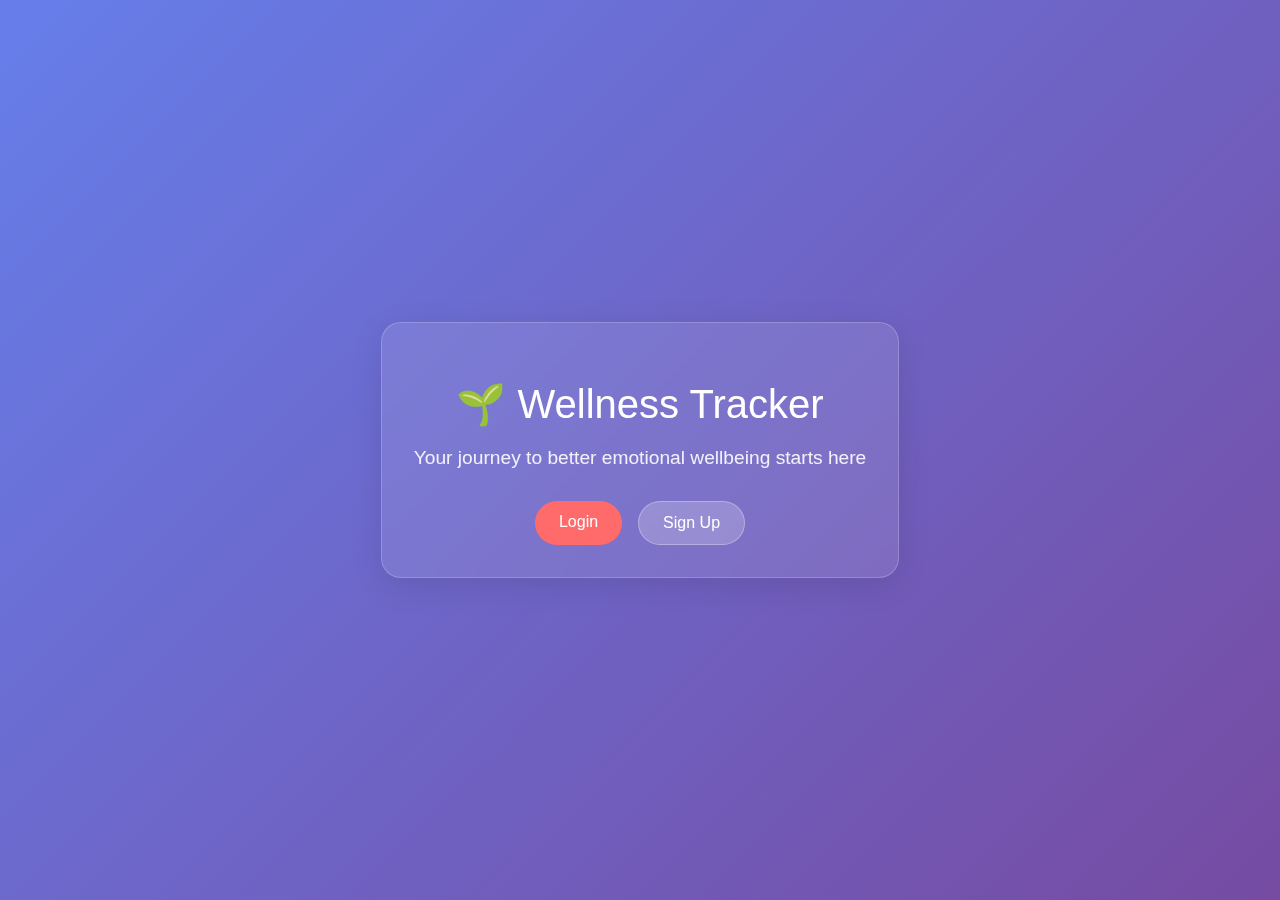
<file: index.html>
<!DOCTYPE html>
<html lang="en">
  <head>
    <meta charset="UTF-8" />
    <meta name="viewport" content="width=device-width, initial-scale=1.0" />
    <title>Wellness Tracker</title>
    <style>
      body {
        font-family: -apple-system, BlinkMacSystemFont, 'Segoe UI', Roboto, sans-serif;
        background: linear-gradient(135deg, #667eea 0%, #764ba2 100%);
        margin: 0;
        padding: 0;
        display: flex;
        justify-content: center;
        align-items: center;
        height: 100vh;
        color: white;
      }

      .container {
        text-align: center;
        padding: 2rem;
        background: rgba(255, 255, 255, 0.1);
        border-radius: 20px;
        backdrop-filter: blur(10px);
        box-shadow: 0 8px 32px rgba(0, 0, 0, 0.1);
        border: 1px solid rgba(255, 255, 255, 0.2);
      }

      h1 {
        font-size: 2.5rem;
        margin-bottom: 1rem;
        font-weight: 300;
      }

      p {
        font-size: 1.2rem;
        margin-bottom: 2rem;
        opacity: 0.9;
      }

      .buttons {
        display: flex;
        gap: 1rem;
        justify-content: center;
        flex-wrap: wrap;
      }

      .btn {
        padding: 12px 24px;
        border: none;
        border-radius: 50px;
        font-size: 1rem;
        cursor: pointer;
        text-decoration: none;
        display: inline-block;
        transition: all 0.3s ease;
        font-weight: 500;
      }

      .btn-primary {
        background: #ff6b6b;
        color: white;
      }

      .btn-primary:hover {
        background: #ff5252;
        transform: translateY(-2px);
      }

      .btn-secondary {
        background: rgba(255, 255, 255, 0.2);
        color: white;
        border: 1px solid rgba(255, 255, 255, 0.3);
      }

      .btn-secondary:hover {
        background: rgba(255, 255, 255, 0.3);
        transform: translateY(-2px);
      }

      .loading {
        display: none;
        margin-top: 2rem;
      }

      .spinner {
        border: 4px solid rgba(255, 255, 255, 0.3);
        border-top: 4px solid white;
        border-radius: 50%;
        width: 40px;
        height: 40px;
        animation: spin 1s linear infinite;
        margin: 0 auto;
      }

      @keyframes spin {
        0% { transform: rotate(0deg); }
        100% { transform: rotate(360deg); }
      }
    </style>
  </head>
  <body>
    <div class="container">
      <h1>🌱 Wellness Tracker</h1>
      <p>Your journey to better emotional wellbeing starts here</p>

      <div id="auth-options" class="buttons">
        <a href="frontend/login.html" class="btn btn-primary">Login</a>
        <a href="frontend/signup.html" class="btn btn-secondary">Sign Up</a>
      </div>

      <div id="loading" class="loading">
        <div class="spinner"></div>
        <p>Redirecting to your dashboard...</p>
      </div>
    </div>

    <script>
      // Check if user is already logged in
      function checkAuth() {
        const loggedInUser = localStorage.getItem('loggedInUser');
        if (loggedInUser) {
          // User is logged in, redirect to homepage
          document.getElementById('auth-options').style.display = 'none';
          document.getElementById('loading').style.display = 'block';
          setTimeout(() => {
            window.location.href = 'frontend/homepage.html';
          }, 1000);
        }
      }

      // Check authentication on page load
      checkAuth();
    </script>
  </body>
</html>
</file>
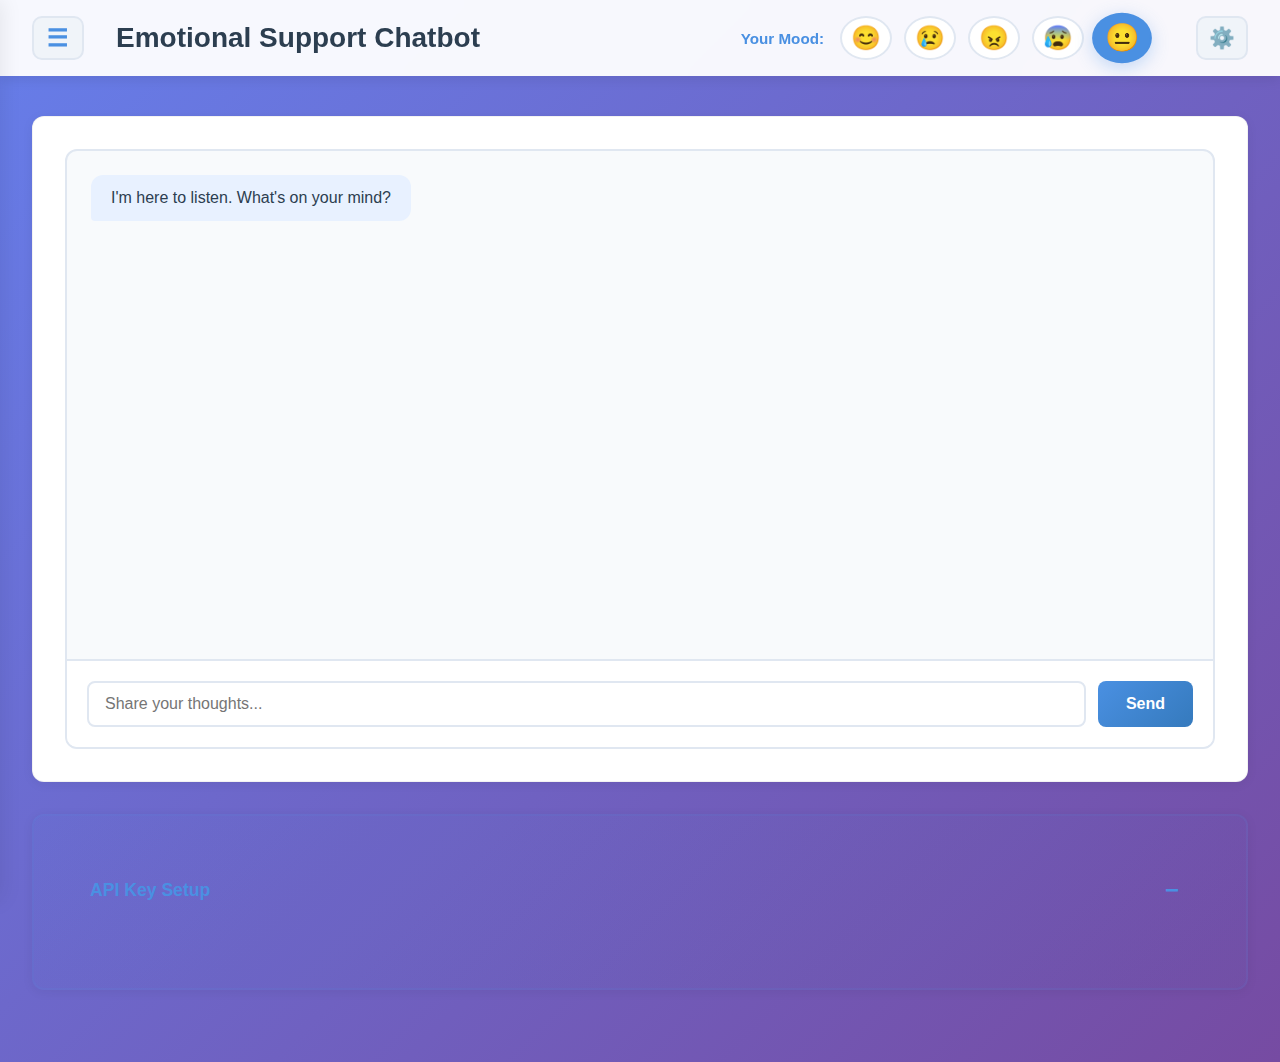
<file: frontend/index.html>
<!DOCTYPE html>
<html lang="en">
  <head>
    <meta charset="UTF-8" />
    <meta name="viewport" content="width=device-width, initial-scale=1.0" />
    <title>Wellness Tracker - Home</title>
    <link rel="stylesheet" href="styles.css" />
  </head>
  <body>
    <nav id="sidebar">
      <div class="sidebar-header">
        <h2>Wellness</h2>
        <button id="sidebar-toggle">☰</button>
      </div>
      <ul>
        <li><a href="index.html">Home</a></li>
        <li><a href="goals.html">Goals</a></li>
        <li><a href="tracker.html">Tracker</a></li>
        <li><a href="games.html">Games</a></li>
        <li><a href="login.html">Login</a></li>
        <li><a href="signup.html" class="primary-btn">Sign Up</a></li>
        <li id="logout-nav"><a href="#" id="logout-link" class="back-btn">Logout</a></li>
      </ul>
    </nav>
    <div id="main-content">
      <header>
        <div class="header-left">
          <button id="sidebar-toggle-desktop">☰</button>
          <button id="sidebar-toggle-mobile">☰</button>
        </div>
        <h1>Emotional Support Chatbot</h1>
        <div id="mood-selector">
          <label>Your Mood:</label>
          <div class="mood-options">
            <button class="mood-btn" data-mood="happy">😊</button>
            <button class="mood-btn" data-mood="sad">😢</button>
            <button class="mood-btn" data-mood="angry">😠</button>
            <button class="mood-btn" data-mood="anxious">😰</button>
            <button class="mood-btn" data-mood="neutral">😐</button>
          </div>
        </div>
        <button
          id="api-toggle-btn"
          class="api-toggle-btn"
          title="API Key Settings"
        >
          ⚙️
        </button>
      </header>
      <main>
        <section id="chatbot">
          <div id="chat-window">
            <div id="chat-messages"></div>
            <div class="chat-input-area">
              <input
                type="text"
                id="chat-input"
                placeholder="Share your thoughts..."
              />
              <button id="send-chat">Send</button>
            </div>
          </div>
        </section>
        <section id="api-key-section" class="collapsed">
          <div class="api-key-header">
            <h3>API Key Setup</h3>
            <button class="api-close-btn" title="Collapse">−</button>
          </div>
          <div class="api-key-content">
            <p>
              To enable advanced AI emotional support, enter your OpenAI API
              key:
            </p>
            <input type="password" id="api-key-input" placeholder="sk-..." />
            <button id="save-api-key">Save Key</button>
            <p>
              <small
                >Note: This is stored locally in your browser for this session
                only.</small
              >
            </p>
            <div class="api-links">
              <p><strong>Don't have an API key?</strong></p>
              <ul>
                <li>
                  <a
                    href="https://platform.openai.com/account/api-keys"
                    target="_blank"
                    rel="noopener noreferrer"
                  >
                    Get OpenAI API Key →
                  </a>
                </li>
                <li>
                  <a
                    href="https://console.anthropic.com/account/keys"
                    target="_blank"
                    rel="noopener noreferrer"
                  >
                    Get Anthropic API Key →
                  </a>
                </li>
                <li>
                  <a
                    href="https://ai.google.dev/tutorials/setup"
                    target="_blank"
                    rel="noopener noreferrer"
                  >
                    Get Google Gemini API Key →
                  </a>
                </li>
              </ul>
            </div>
          </div>
        </section>
      </main>
    </div>
    <script src="home.js"></script>
  </body>
</html>
</file>
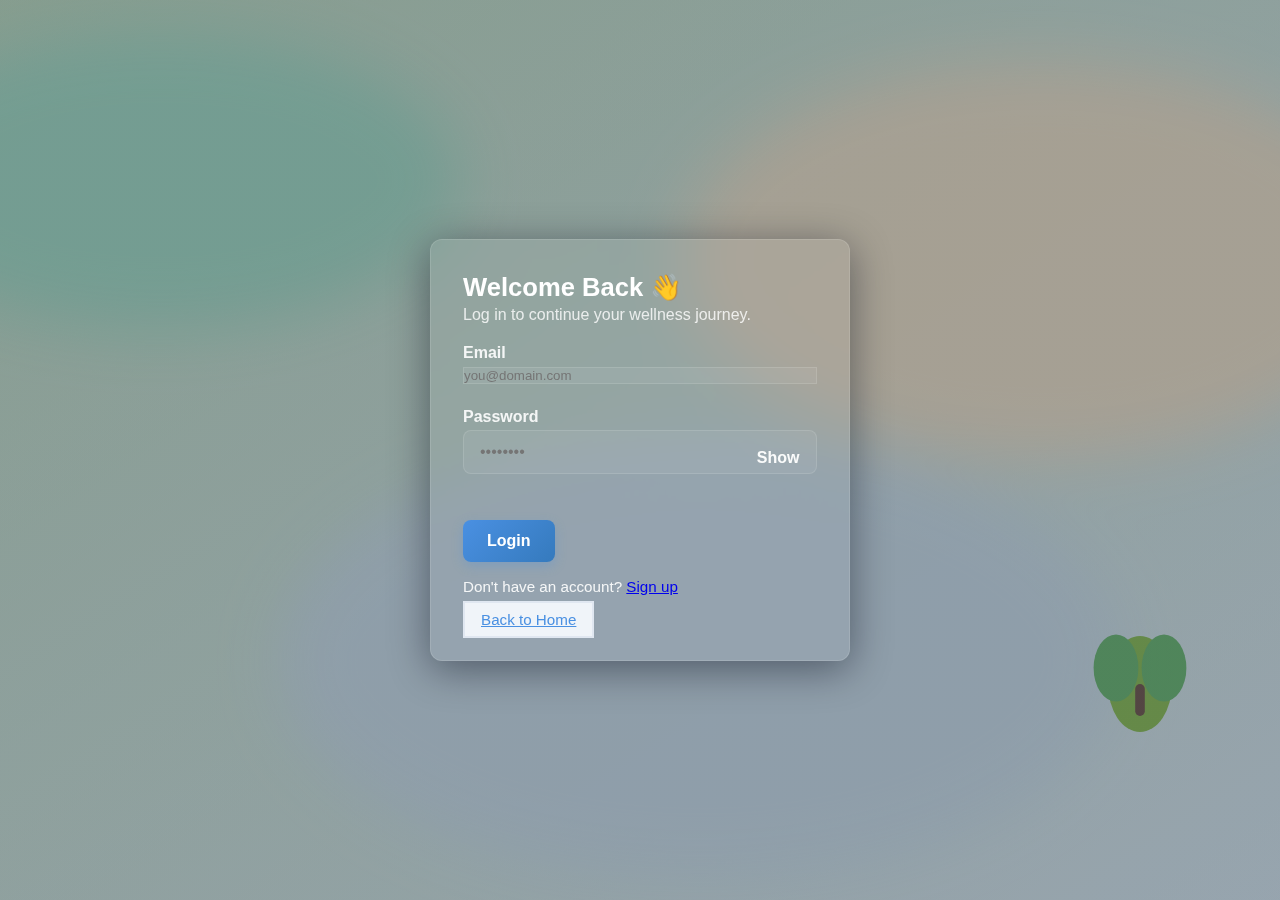
<file: frontend/games.html>
<!DOCTYPE html>
<html lang="en">
  <head>
    <meta charset="UTF-8" />
    <meta name="viewport" content="width=device-width, initial-scale=1.0" />
    <title>Wellness Tracker - Games</title>
    <link rel="stylesheet" href="homepage.css" />
  </head>
  <body>
    <nav id="sidebar">
      <div class="sidebar-header">
        <h2>Wellness</h2>
        <button id="sidebar-toggle">☰</button>
      </div>
      <ul>
        <li><a href="homepage.html">Home</a></li>
        <li><a href="Goalspage.html">Goals</a></li>
        <li><a href="GoalsTracker.html">Tracker</a></li>
        <li><a href="games.html">Games</a></li>
      </ul>
    </nav>
    <div id="main-content">
      <header>
        <div class="header-left">
          <button id="sidebar-toggle-desktop">☰</button>
          <button id="sidebar-toggle-mobile">☰</button>
        </div>
        <h1>Games & Activities</h1>
      </header>
      <main>
        <section id="game-container">
          <h2>Select a Game</h2>
          <div id="game-cards" class="game-cards">
            <div class="game-card" data-game="tic-tac-toe">
              <div class="game-icon">🎯</div>
              <h3>Tic Tac Toe</h3>
              <p>Play against AI</p>
            </div>
            <div class="game-card" data-game="memory">
              <div class="game-icon">🧠</div>
              <h3>Memory Game</h3>
              <p>Match the pairs</p>
            </div>
            <div class="game-card" data-game="sudoku">
              <div class="game-icon">🔢</div>
              <h3>Sudoku</h3>
              <p>Number puzzle</p>
            </div>
            <div class="game-card" data-game="word-search">
              <div class="game-icon">🔤</div>
              <h3>Word Search</h3>
              <p>Find the words</p>
            </div>
          </div>
        </section>
        <section id="tic-tac-toe" class="game-section hidden">
          <div class="game-header">
            <h2>Tic Tac Toe</h2>
            <button class="back-btn">← Back</button>
          </div>
          <div class="game-mode-selector">
            <button class="mode-btn active" data-mode="ai">Play vs AI</button>
            <button class="mode-btn" data-mode="human">Play vs Human</button>
          </div>
          <div class="game-content">
            <div class="board">
              <div class="cell" data-index="0"></div>
              <div class="cell" data-index="1"></div>
              <div class="cell" data-index="2"></div>
              <div class="cell" data-index="3"></div>
              <div class="cell" data-index="4"></div>
              <div class="cell" data-index="5"></div>
              <div class="cell" data-index="6"></div>
              <div class="cell" data-index="7"></div>
              <div class="cell" data-index="8"></div>
            </div>
            <div class="game-result"></div>
            <button class="reset-btn">New Game</button>
          </div>
        </section>
        <section id="memory-game" class="game-section hidden">
          <div class="game-header">
            <h2>Memory Game</h2>
            <button class="back-btn">← Back</button>
          </div>
          <div class="game-content">
            <div class="memory-board"></div>
            <div class="game-stats">
              <p>Moves: <span id="memory-moves">0</span></p>
              <p>Time: <span id="memory-time">0s</span></p>
            </div>
            <button class="reset-btn">New Game</button>
          </div>
        </section>
        <section id="sudoku" class="game-section hidden">
          <div class="game-header">
            <h2>Sudoku</h2>
            <button class="back-btn">← Back</button>
          </div>
          <div class="game-content">
            <div class="sudoku-board"></div>
            <div class="sudoku-controls">
              <button class="reset-btn">New Puzzle</button>
              <button id="solve-btn">Solve</button>
              <button id="hint-btn">Hint</button>
            </div>
          </div>
        </section>
        <section id="word-search" class="game-section hidden">
          <div class="game-header">
            <h2>Word Search</h2>
            <button class="back-btn">← Back</button>
          </div>
          <div class="game-content">
            <div class="word-grid"></div>
            <div id="word-list"></div>
            <button class="reset-btn">New Puzzle</button>
          </div>
        </section>
      </main>
    </div>
    <script>
      // Check authentication before allowing access to games page
      function checkAuth() {
        const loggedInUser = localStorage.getItem('loggedInUser');
        if (!loggedInUser) {
          // User not authenticated, redirect to login
          window.location.href = 'login.html';
          return false;
        }
        return true;
      }

      // Check authentication on page load
      if (!checkAuth()) {
        // Exit early if not authenticated
        throw new Error('Authentication required');
      }
    </script>
    <script src="Games2.js"></script>
  </body>
</html>
</file>
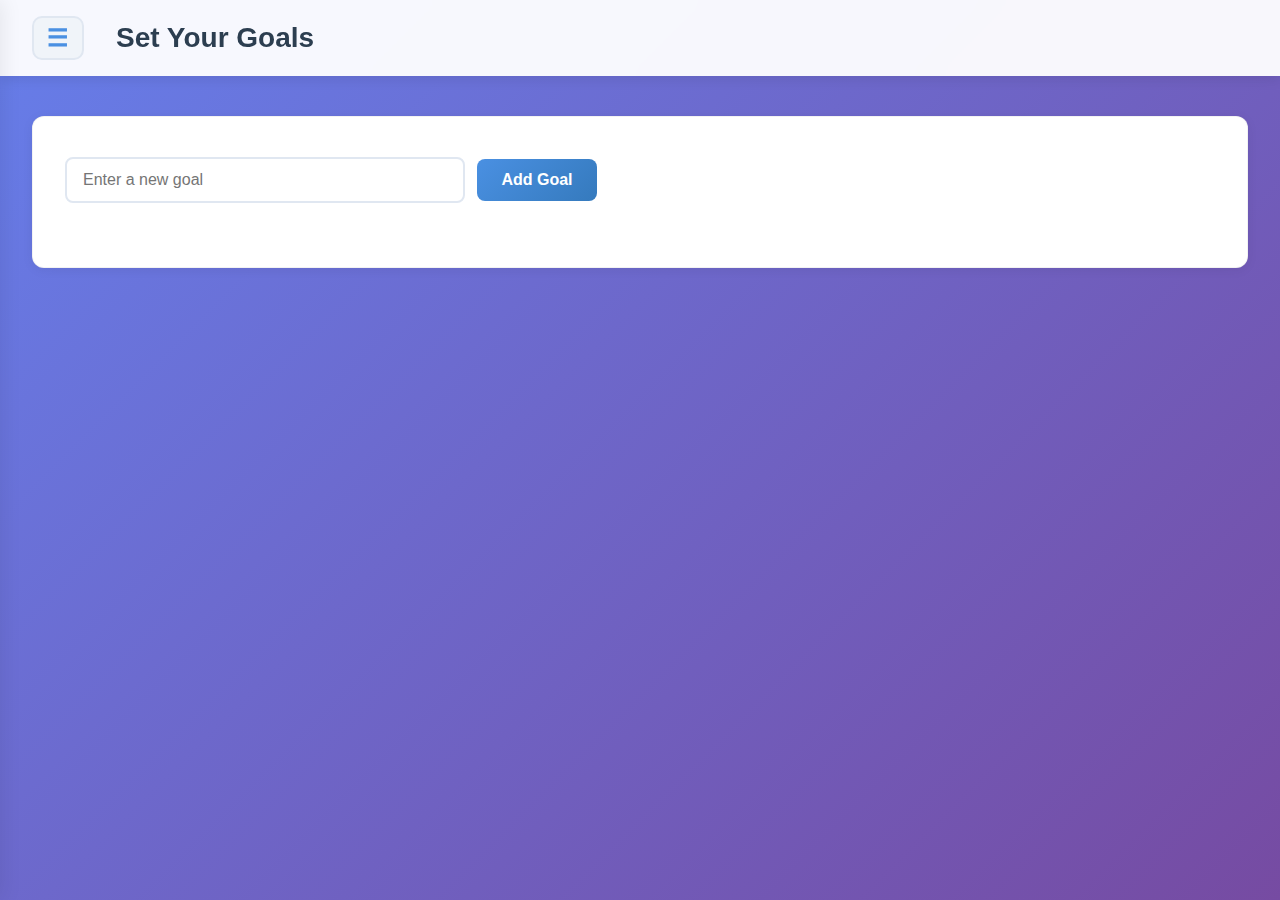
<file: frontend/goals.html>
<!DOCTYPE html>
<html lang="en">
  <head>
    <meta charset="UTF-8" />
    <meta name="viewport" content="width=device-width, initial-scale=1.0" />
    <title>Wellness Tracker - Goals</title>
    <link rel="stylesheet" href="styles.css" />
  </head>
  <body>
    <nav id="sidebar">
      <div class="sidebar-header">
        <h2>Wellness</h2>
        <button id="sidebar-toggle">☰</button>
      </div>
      <ul>
        <li><a href="index.html">Home</a></li>
        <li><a href="goals.html">Goals</a></li>
        <li><a href="tracker.html">Tracker</a></li>
        <li><a href="games.html">Games</a></li>
      </ul>
    </nav>
    <div id="main-content">
      <header>
        <div class="header-left">
          <button id="sidebar-toggle-desktop">☰</button>
          <button id="sidebar-toggle-mobile">☰</button>
        </div>
        <h1>Set Your Goals</h1>
      </header>
      <main>
        <section id="goals">
          <input type="text" id="goal-input" placeholder="Enter a new goal" />
          <button id="add-goal">Add Goal</button>
          <ul id="goals-list"></ul>
        </section>
      </main>
    </div>
    <script src="goals.js"></script>
  </body>
</html>
</file>
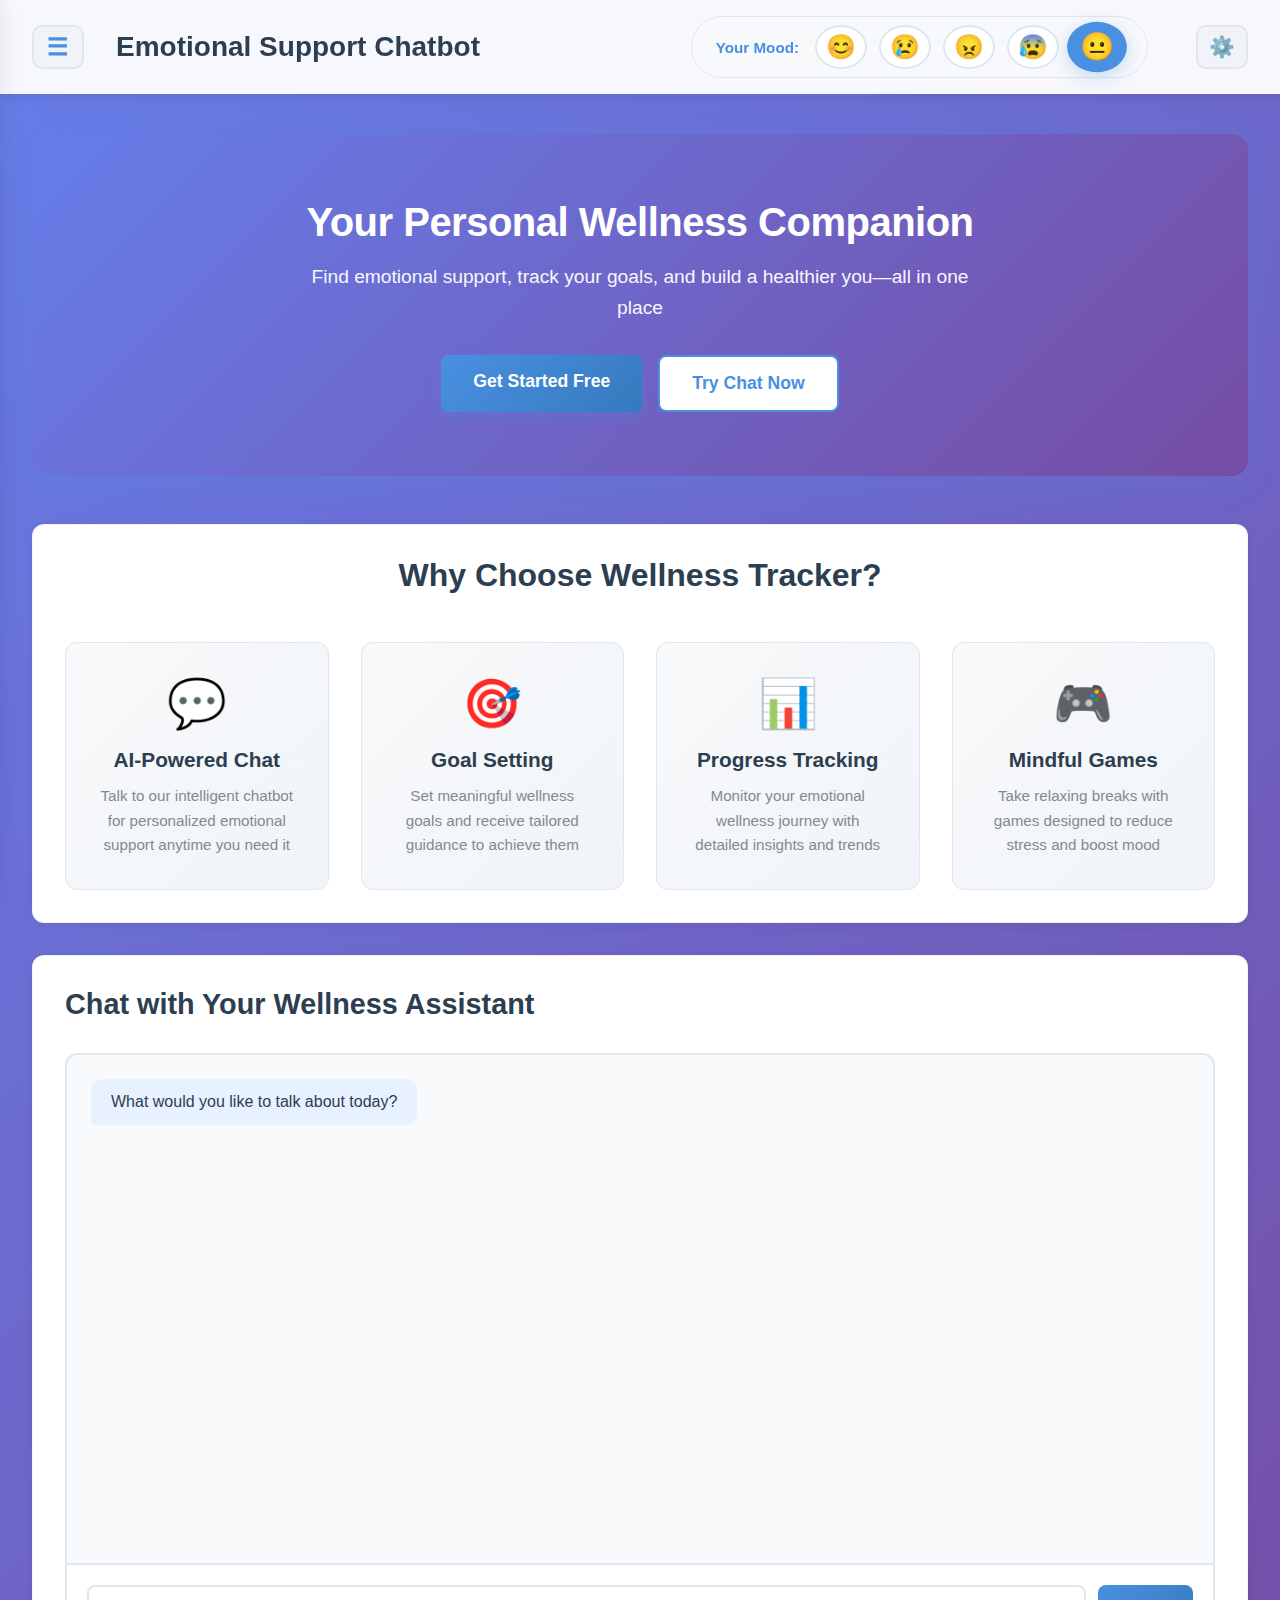
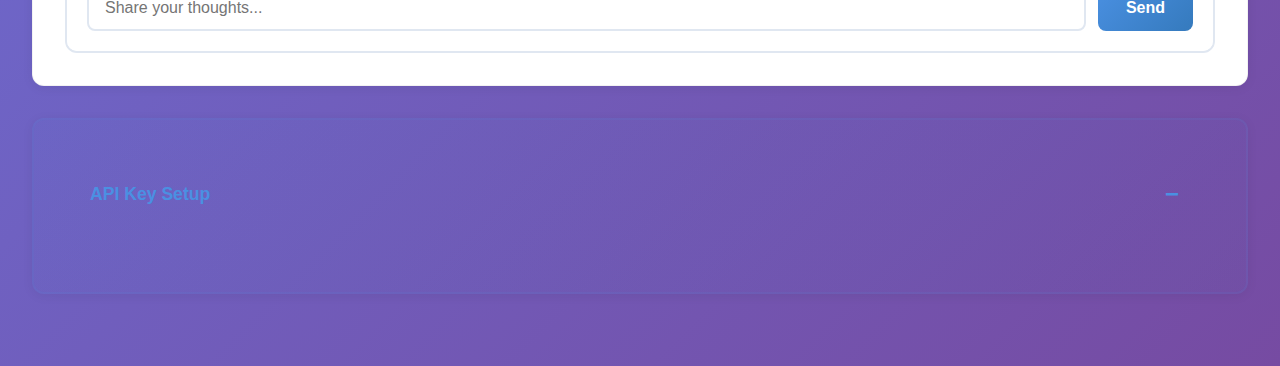
<file: frontend/homepage.html>
<!DOCTYPE html>
<html lang="en">
  <head>
    <meta charset="UTF-8" />
    <meta name="viewport" content="width=device-width, initial-scale=1.0" />
    <title>Wellness Tracker - Home</title>
    <link rel="stylesheet" href="homepage.css" />
  </head>
  <body>
    <nav id="sidebar">
      <div class="sidebar-header">
        <h2>Wellness</h2>
        <button id="sidebar-toggle">☰</button>
      </div>
      <ul>
        <li><a href="homepage.html">Home</a></li>
        <li><a href="Goalspage.html">Goals</a></li>
        <li><a href="GoalsTracker.html">Tracker</a></li>
        <li><a href="games.html">Games</a></li>
        <li id="login-nav"><a href="login.html">Login</a></li>
        <li id="signup-nav"><a href="signup.html" class="primary-btn">Sign Up</a></li>
        <li id="logout-nav" style="display: none;"><a href="#" id="logout-link" class="back-btn">Logout</a></li>
      </ul>
    </nav>
    <div id="main-content">
      <header>
        <div class="header-left">
          <button id="sidebar-toggle-desktop">☰</button>
          <button id="sidebar-toggle-mobile">☰</button>
        </div>
        <h1>Emotional Support Chatbot</h1>
        <div id="mood-selector">
          <label>Your Mood:</label>
          <div class="mood-options">
            <button class="mood-btn" data-mood="happy">😊</button>
            <button class="mood-btn" data-mood="sad">😢</button>
            <button class="mood-btn" data-mood="angry">😠</button>
            <button class="mood-btn" data-mood="anxious">😰</button>
            <button class="mood-btn" data-mood="neutral">😐</button>
          </div>
        </div>
        <button
          id="api-toggle-btn"
          class="api-toggle-btn"
          title="API Key Settings"
        >
          ⚙️
        </button>
      </header>
      <main>
        <!-- Hero Section -->
        <section id="hero" class="hero-section">
          <div class="hero-content">
            <h1 class="hero-title">Your Personal Wellness Companion</h1>
            <p class="hero-subtitle">Find emotional support, track your goals, and build a healthier you—all in one place</p>
            <div class="hero-ctas">
              <a href="signup.html" class="btn btn-primary btn-lg">Get Started Free</a>
              <a href="#chatbot" class="btn btn-secondary btn-lg">Try Chat Now</a>
            </div>
          </div>
        </section>

        <!-- Features Section -->
        <section id="features" class="features-section">
          <h2 class="section-title">Why Choose Wellness Tracker?</h2>
          <div class="features-grid">
            <div class="feature-card">
              <div class="feature-icon">💬</div>
              <h3>AI-Powered Chat</h3>
              <p>Talk to our intelligent chatbot for personalized emotional support anytime you need it</p>
            </div>
            <div class="feature-card">
              <div class="feature-icon">🎯</div>
              <h3>Goal Setting</h3>
              <p>Set meaningful wellness goals and receive tailored guidance to achieve them</p>
            </div>
            <div class="feature-card">
              <div class="feature-icon">📊</div>
              <h3>Progress Tracking</h3>
              <p>Monitor your emotional wellness journey with detailed insights and trends</p>
            </div>
            <div class="feature-card">
              <div class="feature-icon">🎮</div>
              <h3>Mindful Games</h3>
              <p>Take relaxing breaks with games designed to reduce stress and boost mood</p>
            </div>
          </div>
        </section>

        <!-- Chat Section -->
        <section id="chatbot" class="chatbot-section">
          <h2>Chat with Your Wellness Assistant</h2>
          <div id="chat-window">
            <div id="chat-messages"></div>
            <div class="chat-input-area">
              <input
                type="text"
                id="chat-input"
                placeholder="Share your thoughts..."
              />
              <button id="send-chat">Send</button>
            </div>
          </div>
        </section>
        <section id="api-key-section" class="collapsed">
          <div class="api-key-header">
            <h3>API Key Setup</h3>
            <button class="api-close-btn" title="Collapse">−</button>
          </div>
          <div class="api-key-content">
            <p>
              To enable advanced AI emotional support, enter your OpenAI API
              key:
            </p>
            <input type="password" id="api-key-input" placeholder="sk-..." />
            <button id="save-api-key">Save Key</button>
            <p>
              <small
                >Note: This is stored locally in your browser for this session
                only.</small
              >
            </p>
            <div class="api-links">
              <p><strong>Don't have an API key?</strong></p>
              <ul>
                <li>
                  <a
                    href="https://platform.openai.com/account/api-keys"
                    target="_blank"
                    rel="noopener noreferrer"
                  >
                    Get OpenAI API Key →
                  </a>
                </li>
                <li>
                  <a
                    href="https://console.anthropic.com/account/keys"
                    target="_blank"
                    rel="noopener noreferrer"
                  >
                    Get Anthropic API Key →
                  </a>
                </li>
                <li>
                  <a
                    href="https://ai.google.dev/tutorials/setup"
                    target="_blank"
                    rel="noopener noreferrer"
                  >
                    Get Google Gemini API Key →
                  </a>
                </li>
              </ul>
            </div>
          </div>
        </section>
      </main>
    </div>
    <script>
      // Update navigation based on auth state
      function updateNavigation() {
        const loggedInUser = localStorage.getItem('loggedInUser');
        const loginNav = document.getElementById('login-nav');
        const signupNav = document.getElementById('signup-nav');
        const logoutNav = document.getElementById('logout-nav');
        const logoutLink = document.getElementById('logout-link');

        if (loggedInUser) {
          // User is logged in - show logout, hide login/signup
          if (loginNav) loginNav.style.display = 'none';
          if (signupNav) signupNav.style.display = 'none';
          if (logoutNav) logoutNav.style.display = 'block';

          // Setup logout functionality
          if (logoutLink) {
            logoutLink.addEventListener('click', (e) => {
              e.preventDefault();
              localStorage.removeItem('loggedInUser');
              window.location.href = '../index.html';
            });
          }
        } else {
          // User not logged in - show login/signup, hide logout
          if (loginNav) loginNav.style.display = 'block';
          if (signupNav) signupNav.style.display = 'block';
          if (logoutNav) logoutNav.style.display = 'none';
        }
      }

      // Update navigation on page load
      updateNavigation();
    </script>
    <script src="homepage.js"></script>
  </body>
</html>
</file>
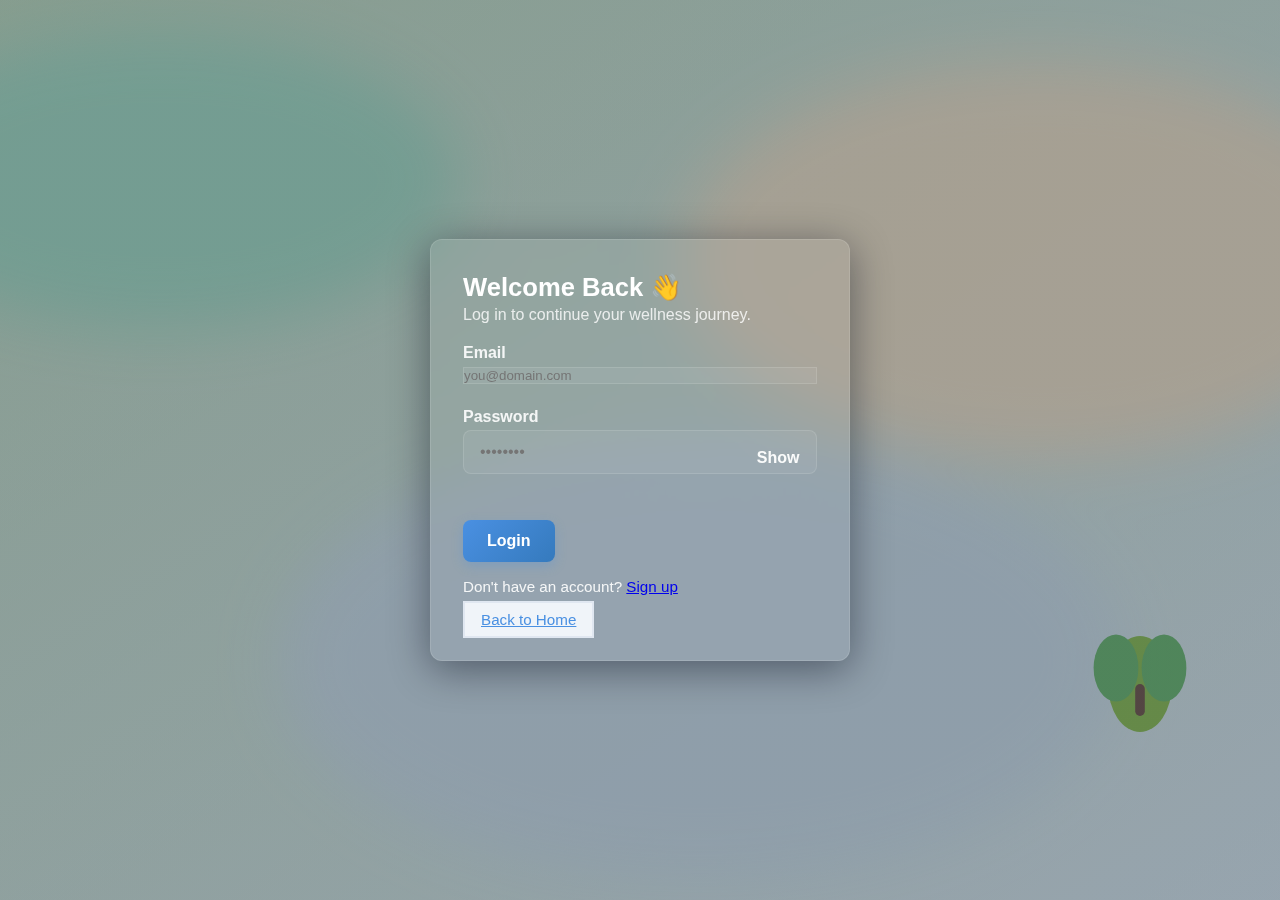
<file: frontend/login.html>
<!DOCTYPE html>
<html lang="en">
  <head>
    <meta charset="utf-8" />
    <meta name="viewport" content="width=device-width,initial-scale=1" />
    <title>Login — Wellness</title>
    <link rel="stylesheet" href="styles.css" />
  </head>
  <body class="auth-page">
    <main class="auth-card" role="main">
      <h2>Welcome Back 👋</h2>
      <p class="muted">Log in to continue your wellness journey.</p>
      <form id="login-form" novalidate>
        <label for="login-email">Email</label>
        <input id="login-email" type="email" required placeholder="you@domain.com" />

        <label for="login-password">Password</label>
        <input id="login-password" type="password" required placeholder="••••••••" />

        <div id="login-error" class="form-error" aria-live="polite"></div>

        <button type="submit" class="primary-btn">Login</button>
      </form>

      <p class="auth-footer">Don't have an account? <a href="signup.html">Sign up</a></p>
      <p class="auth-footer"><a href="index.html" class="back-btn">Back to Home</a></p>
    </main>

    <script src="auth.js" defer></script>
  </body>
</html>
</file>
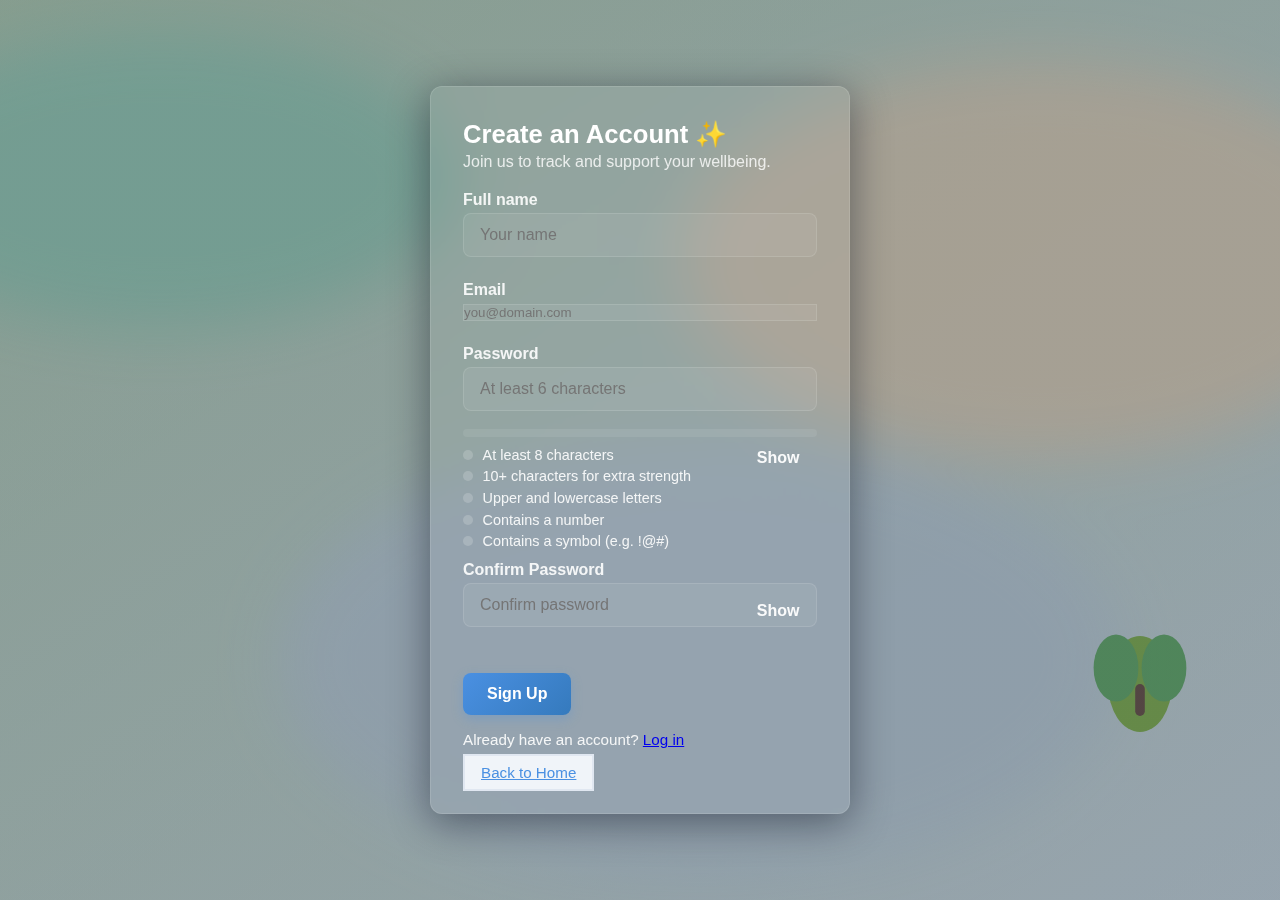
<file: frontend/signup.html>
<!DOCTYPE html>
<html lang="en">
  <head>
    <meta charset="utf-8" />
    <meta name="viewport" content="width=device-width,initial-scale=1" />
    <title>Sign Up — Wellness</title>
    <link rel="stylesheet" href="styles.css" />
  </head>
  <body class="auth-page">
    <main class="auth-card" role="main">
      <h2>Create an Account ✨</h2>
      <p class="muted">Join us to track and support your wellbeing.</p>
      <form id="signup-form" novalidate>
        <label for="signup-name">Full name</label>
        <input id="signup-name" type="text" required placeholder="Your name" />

        <label for="signup-email">Email</label>
        <input id="signup-email" type="email" required placeholder="you@domain.com" />

        <label for="signup-password">Password</label>
        <input id="signup-password" type="password" required placeholder="At least 6 characters" />

        <label for="signup-password-confirm">Confirm Password</label>
        <input id="signup-password-confirm" type="password" required placeholder="Confirm password" />

        <div id="signup-error" class="form-error" aria-live="polite"></div>

        <button type="submit" class="primary-btn">Sign Up</button>
      </form>

      <p class="auth-footer">Already have an account? <a href="login.html">Log in</a></p>
      <p class="auth-footer"><a href="index.html" class="back-btn">Back to Home</a></p>
    </main>

    <script src="auth.js" defer></script>
  </body>
</html>
</file>
<file: frontend/styles.css>
* {
  margin: 0;
  padding: 0;
  box-sizing: border-box;
}

:root {
  --accent-color: #4a90e2;
  --accent-dark: #357abd;
}

body {
  font-family: -apple-system, BlinkMacSystemFont, "Segoe UI", Roboto,
    "Helvetica Neue", Arial, sans-serif;
  background: linear-gradient(135deg, #667eea 0%, #764ba2 100%);
  color: #2c3e50;
  min-height: 100vh;
  transition: background 0.5s ease;
}

/* ============ SIDEBAR ============ */
#sidebar {
  position: fixed;
  left: 0;
  top: 0;
  width: 260px;
  height: 100vh;
  background: #ffffff;
  -webkit-backdrop-filter: blur(10px);
  backdrop-filter: blur(10px);
  box-shadow: 2px 0 20px rgba(0, 0, 0, 0.08);
  z-index: 999;
  transform: translateX(-260px);
  transition: transform 0.35s cubic-bezier(0.4, 0, 0.2, 1);
  overflow-y: auto;
}

#sidebar.open {
  transform: translateX(0);
}

.sidebar-header {
  background: linear-gradient(
    135deg,
    var(--accent-color) 0%,
    var(--accent-dark) 100%
  );
  color: white;
  padding: 2rem 1.5rem;
  display: flex;
  justify-content: space-between;
  align-items: center;
  gap: 1rem;
  position: sticky;
  top: 0;
  z-index: 10;
}

.sidebar-header h2 {
  font-size: 1.5rem;
  font-weight: 700;
  letter-spacing: 0.5px;
  flex: 1;
}

.sidebar-header button {
  background: rgba(255, 255, 255, 0.2);
  border: 2px solid rgba(255, 255, 255, 0.3);
  color: white;
  font-size: 1.5rem;
  cursor: pointer;
  width: 40px;
  height: 40px;
  border-radius: 8px;
  transition: all 0.2s ease;
  display: none;
}

#sidebar ul {
  list-style: none;
  padding: 1.5rem 0;
}

#sidebar ul li {
  margin: 0;
}

#sidebar ul li a {
  display: flex;
  align-items: center;
  gap: 1rem;
  padding: 1rem 1.5rem;
  color: #2c3e50;
  text-decoration: none;
  font-weight: 500;
  font-size: 1rem;
  transition: all 0.2s ease;
  border-left: 4px solid transparent;
}

#sidebar ul li a:hover,
#sidebar ul li a.active {
  background: rgba(74, 144, 226, 0.1);
  color: var(--accent-color);
  border-left-color: var(--accent-color);
}

/* ============ MAIN CONTENT ============ */
#main-content {
  flex: 1;
  margin-left: 0;
  width: 100%;
  transition: margin-left 0.35s cubic-bezier(0.4, 0, 0.2, 1);
}

/* ============ HEADER ============ */
header {
  background: rgba(255, 255, 255, 0.95);
  -webkit-backdrop-filter: blur(10px);
  backdrop-filter: blur(10px);
  padding: 1rem 2rem;
  box-shadow: 0 4px 12px rgba(0, 0, 0, 0.08);
  display: flex;
  align-items: center;
  gap: 2rem;
  position: sticky;
  top: 0;
  z-index: 100;
}

header .header-left {
  display: flex;
  align-items: center;
  gap: 1rem;
}

#sidebar-toggle-desktop,
#sidebar-toggle-mobile {
  background: #f0f4f9;
  border: 2px solid #e0e7f1;
  color: var(--accent-color);
  font-size: 1.5rem;
  cursor: pointer;
  width: 44px;
  height: 44px;
  border-radius: 10px;
  transition: all 0.2s ease;
  display: flex;
  align-items: center;
  justify-content: center;
}

#sidebar-toggle-desktop:hover,
#sidebar-toggle-mobile:hover {
  background: var(--accent-color);
  color: white;
  border-color: var(--accent-color);
  transform: scale(1.05);
}

#sidebar-toggle-desktop {
  display: flex;
}

#sidebar-toggle-mobile {
  display: none;
}

header h1 {
  font-size: 1.75rem;
  color: #2c3e50;
  font-weight: 700;
  flex: 1;
}

#mood-selector {
  display: flex;
  align-items: center;
  gap: 1rem;
  margin-left: auto;
}

.api-toggle-btn {
  background: #f0f4f9;
  border: 2px solid #e0e7f1;
  color: var(--accent-color);
  font-size: 1.3rem;
  cursor: pointer;
  width: 44px;
  height: 44px;
  border-radius: 10px;
  transition: all 0.2s ease;
  display: flex;
  align-items: center;
  justify-content: center;
  margin-left: 1rem;
}

.api-toggle-btn:hover {
  background: var(--accent-color);
  color: white;
  border-color: var(--accent-color);
  transform: rotate(45deg) scale(1.05);
}

#mood-selector label {
  font-weight: 600;
  color: var(--accent-color);
  font-size: 0.95rem;
}

.mood-options {
  display: flex;
  gap: 0.75rem;
}

.mood-btn {
  background: white;
  border: 2.5px solid #e0e7f1;
  border-radius: 50%;
  width: 44px;
  height: 44px;
  font-size: 1.5rem;
  cursor: pointer;
  transition: all 0.2s ease;
  display: flex;
  align-items: center;
  justify-content: center;
}

.mood-btn:hover {
  transform: scale(1.1);
  border-color: var(--accent-color);
  box-shadow: 0 4px 12px rgba(74, 144, 226, 0.2);
}

.mood-btn.selected {
  background: var(--accent-color);
  border-color: var(--accent-color);
  transform: scale(1.15);
  box-shadow: 0 4px 16px rgba(74, 144, 226, 0.3);
}

/* ============ MAIN CONTENT AREA ============ */
main {
  padding: 2.5rem 2rem;
  max-width: 1400px;
  margin: 0 auto;
}

section {
  background: white;
  border-radius: 12px;
  padding: 2rem;
  margin-bottom: 2rem;
  box-shadow: 0 2px 12px rgba(0, 0, 0, 0.06);
  border: 1px solid rgba(0, 0, 0, 0.05);
  transition: all 0.3s ease;
}

section:hover {
  box-shadow: 0 4px 20px rgba(0, 0, 0, 0.1);
}

section h2 {
  color: #2c3e50;
  font-size: 1.5rem;
  margin-bottom: 1.5rem;
  font-weight: 700;
}

section h3 {
  color: #34495e;
  font-size: 1.2rem;
  margin-bottom: 1rem;
  font-weight: 600;
}

/* ============ BUTTONS ============ */
button {
  font-family: inherit;
  font-weight: 600;
  border: none;
  border-radius: 8px;
  cursor: pointer;
  transition: all 0.2s ease;
  padding: 0.75rem 1.5rem;
  font-size: 1rem;
}

button:active {
  transform: scale(0.98);
}

.primary-btn {
  background: linear-gradient(
    135deg,
    var(--accent-color) 0%,
    var(--accent-dark) 100%
  );
  color: white;
  box-shadow: 0 4px 12px rgba(74, 144, 226, 0.3);
}

.primary-btn:hover {
  box-shadow: 0 6px 20px rgba(74, 144, 226, 0.4);
  transform: translateY(-2px);
}

#save-api-key,
#goals button,
.reset-btn,
#send-chat {
  background: linear-gradient(
    135deg,
    var(--accent-color) 0%,
    var(--accent-dark) 100%
  );
  color: white;
}

#save-api-key:hover,
#goals button:hover,
.reset-btn:hover,
#send-chat:hover {
  box-shadow: 0 6px 20px rgba(74, 144, 226, 0.4);
  transform: translateY(-2px);
}

.back-btn {
  background: #f0f4f9;
  color: var(--accent-color);
  border: 2px solid #e0e7f1;
  padding: 0.5rem 1rem;
  font-size: 0.95rem;
}

.back-btn:hover {
  background: #e0e7f1;
  border-color: var(--accent-color);
}

/* ============ INPUTS ============ */
input[type="text"],
input[type="password"],
input[type="number"] {
  padding: 0.75rem 1rem;
  border: 2px solid #e0e7f1;
  border-radius: 8px;
  font-size: 1rem;
  font-family: inherit;
  transition: all 0.2s ease;
  width: 100%;
  max-width: 400px;
}

input[type="text"]:focus,
input[type="password"]:focus,
input[type="number"]:focus {
  outline: none;
  border-color: var(--accent-color);
  box-shadow: 0 0 0 3px rgba(74, 144, 226, 0.1);
}

/* ============ MOOD THEMES ============ */
.happy {
  background: linear-gradient(135deg, #ffecd2 0%, #fcb69f 100%);
}

.sad {
  background: linear-gradient(135deg, #a8edea 0%, #fed6e3 100%);
}

.angry {
  background: linear-gradient(135deg, #ff9a9e 0%, #fecfef 100%);
}

.anxious {
  background: linear-gradient(135deg, #ffecd2 0%, #fcb69f 100%);
}

.neutral {
  background: linear-gradient(135deg, #667eea 0%, #764ba2 100%);
}

/* ============ GAME CARDS ============ */
.game-cards {
  display: grid;
  grid-template-columns: repeat(auto-fit, minmax(200px, 1fr));
  gap: 1.5rem;
}

.game-card {
  background: linear-gradient(135deg, #667eea 0%, #764ba2 100%);
  color: white;
  padding: 2.5rem 1.5rem;
  border-radius: 12px;
  text-align: center;
  cursor: pointer;
  transition: all 0.3s cubic-bezier(0.4, 0, 0.2, 1);
  box-shadow: 0 4px 12px rgba(0, 0, 0, 0.1);
  border: 2px solid transparent;
  position: relative;
  overflow: hidden;
}

.game-card::before {
  content: "";
  position: absolute;
  inset: 0;
  background: rgba(255, 255, 255, 0.1);
  opacity: 0;
  transition: opacity 0.3s ease;
}

.game-card:hover {
  transform: translateY(-8px) scale(1.02);
  box-shadow: 0 12px 24px rgba(74, 144, 226, 0.3);
  border-color: rgba(255, 255, 255, 0.3);
}

.game-card:hover::before {
  opacity: 1;
}

.game-icon {
  font-size: 3.5rem;
  margin-bottom: 1rem;
  transition: transform 0.3s ease;
}

.game-card:hover .game-icon {
  transform: scale(1.2) rotate(5deg);
}

.game-card h3 {
  color: white;
  margin: 0.75rem 0 0.5rem;
  font-size: 1.25rem;
}

.game-card p {
  color: rgba(255, 255, 255, 0.9);
  margin: 0;
  font-size: 0.95rem;
}

/* ============ CHATBOT ============ */
#chat-window {
  border: 2px solid #e0e7f1;
  height: 600px;
  display: flex;
  flex-direction: column;
  border-radius: 12px;
  overflow: hidden;
  background: #f8fafc;
}

#chat-messages {
  flex: 1;
  padding: 1.5rem;
  overflow-y: auto;
  display: flex;
  flex-direction: column;
  gap: 1rem;
}

#chat-messages .message {
  display: flex;
  padding: 0.875rem 1.25rem;
  border-radius: 12px;
  max-width: 85%;
  word-wrap: break-word;
  animation: slideIn 0.3s ease;
}

@keyframes slideIn {
  from {
    opacity: 0;
    transform: translateY(10px);
  }
  to {
    opacity: 1;
    transform: translateY(0);
  }
}

#chat-messages .message.user {
  background: linear-gradient(
    135deg,
    var(--accent-color) 0%,
    var(--accent-dark) 100%
  );
  color: white;
  align-self: flex-end;
  border-bottom-right-radius: 4px;
}

#chat-messages .message.bot {
  background: #e8f1ff;
  color: #2c3e50;
  align-self: flex-start;
  border-bottom-left-radius: 4px;
  font-weight: 500;
}

#chat-messages .message.typing {
  font-style: italic;
  color: #999;
}

.chat-input-area {
  display: flex;
  gap: 0.75rem;
  padding: 1.25rem;
  background: white;
  border-top: 2px solid #e0e7f1;
}

#chat-input {
  flex: 1;
  padding: 0.75rem 1rem;
  border: 2px solid #e0e7f1;
  border-radius: 8px;
  font-size: 1rem;
  font-family: inherit;
  transition: all 0.2s ease;
  max-width: none;
}

#chat-input:focus {
  outline: none;
  border-color: #4a90e2;
  box-shadow: 0 0 0 3px rgba(74, 144, 226, 0.1);
}

#send-chat {
  padding: 0.75rem 1.75rem;
  background: linear-gradient(135deg, #4a90e2 0%, #357abd 100%);
  color: white;
}

/* ============ GOALS ============ */
#goals input,
#goals button {
  margin: 0.5rem 0.5rem 0.5rem 0;
}

#goals button {
  padding: 0.75rem 1.5rem;
}

#goals-list {
  list-style: none;
  padding: 0;
  margin-top: 1.5rem;
}

#goals-list li {
  background: #f8fafc;
  margin: 0.75rem 0;
  padding: 1.25rem;
  display: flex;
  justify-content: space-between;
  align-items: center;
  border-radius: 10px;
  border-left: 4px solid var(--accent-color);
  box-shadow: 0 2px 8px rgba(0, 0, 0, 0.04);
  transition: all 0.2s ease;
}

#goals-list li:hover {
  box-shadow: 0 4px 12px rgba(0, 0, 0, 0.08);
  transform: translateX(4px);
}

#goals-list span {
  flex: 1;
  color: #2c3e50;
  font-weight: 500;
}

#goals-list button {
  background: #ff6b6b;
  color: white;
  padding: 0.5rem 1rem;
  margin: 0 0.5rem;
  font-size: 0.9rem;
}

#goals-list button:hover {
  background: #ee5a52;
  box-shadow: 0 4px 12px rgba(255, 107, 107, 0.3);
}

#goals-list input[type="checkbox"] {
  width: 20px;
  height: 20px;
  cursor: pointer;
  margin-left: 1rem;
  accent-color: var(--accent-color);
}

/* ============ API KEY SECTION ============ */
#api-key-section {
  background: linear-gradient(
    135deg,
    rgba(74, 144, 226, 0.05) 0%,
    rgba(53, 122, 189, 0.05) 100%
  );
  border: 2px solid rgba(74, 144, 226, 0.1);
  margin-top: 2rem;
  transition: all 0.3s ease;
}

#api-key-section.collapsed .api-key-content {
  max-height: 0;
  overflow: hidden;
  opacity: 0;
  pointer-events: none;
  transition: all 0.3s ease;
}

#api-key-section:not(.collapsed) .api-key-content {
  max-height: 1000px;
  opacity: 1;
  transition: all 0.3s ease;
}

.api-key-header {
  display: flex;
  justify-content: space-between;
  align-items: center;
  padding: 1.5rem;
  cursor: pointer;
}

.api-key-header h3 {
  margin: 0;
  font-size: 1.1rem;
  color: var(--accent-color);
}

.api-close-btn {
  background: transparent;
  border: none;
  color: var(--accent-color);
  font-size: 1.5rem;
  cursor: pointer;
  padding: 0.5rem;
  transition: all 0.2s ease;
  display: flex;
  align-items: center;
  justify-content: center;
  width: 36px;
  height: 36px;
  border-radius: 6px;
}

.api-close-btn:hover {
  background: rgba(74, 144, 226, 0.1);
  transform: scale(1.1);
}

.api-key-content {
  padding: 0 1.5rem 1.5rem 1.5rem;
}

#api-key-section input {
  margin: 1rem 0;
}

#api-key-section button:not(.api-close-btn) {
  margin-top: 1rem;
}

.api-links {
  margin-top: 2rem;
  padding-top: 1.5rem;
  border-top: 2px solid rgba(74, 144, 226, 0.2);
}

.api-links p {
  margin: 0.5rem 0 1rem 0;
  color: #555;
  font-size: 0.9rem;
}

.api-links ul {
  list-style: none;
  padding: 0;
  margin: 0;
}

.api-links li {
  margin: 0.75rem 0;
}

.api-links a {
  display: inline-flex;
  align-items: center;
  gap: 0.5rem;
  color: var(--accent-color);
  text-decoration: none;
  font-weight: 500;
  font-size: 0.95rem;
  transition: all 0.2s ease;
  padding: 0.5rem 0;
}

.api-links a:hover {
  color: var(--accent-dark);
  gap: 0.75rem;
}

/* ============ GAME SECTIONS ============ */
.game-section.hidden {
  display: none !important;
}

.game-header {
  display: flex;
  justify-content: space-between;
  align-items: center;
  margin-bottom: 2rem;
  gap: 1rem;
}

.game-header h2 {
  margin: 0;
  flex: 1;
}

.game-mode-selector {
  display: flex;
  gap: 1rem;
  margin-bottom: 1.5rem;
}

.mode-btn {
  background: #f0f4f9;
  color: var(--accent-color);
  border: 2px solid #e0e7f1;
  padding: 0.75rem 1.5rem;
  transition: all 0.2s ease;
  font-weight: 600;
}

.mode-btn.active {
  background: linear-gradient(
    135deg,
    var(--accent-color) 0%,
    var(--accent-dark) 100%
  );
  color: white;
  border-color: transparent;
  box-shadow: 0 4px 12px rgba(74, 144, 226, 0.3);
}

.game-content {
  background: #f8fafc;
  padding: 2rem;
  border-radius: 10px;
  border: 1px solid #e0e7f1;
}

.game-result {
  text-align: center;
  padding: 1rem;
  min-height: 40px;
  font-weight: 600;
  color: #2c3e50;
  font-size: 1.1rem;
  margin: 1rem 0;
}

.game-stats {
  display: flex;
  gap: 2rem;
  margin: 1.5rem 0;
  padding: 1rem;
  background: white;
  border-radius: 8px;
}

.game-stats p {
  font-weight: 600;
  color: #2c3e50;
}

/* ============ GAME BOARDS ============ */
.board {
  display: grid;
  grid-template-columns: repeat(3, 100px);
  grid-template-rows: repeat(3, 100px);
  gap: 8px;
  margin: 1.5rem auto;
  justify-content: center;
}

.cell {
  background: white;
  border: 2px solid #e0e7f1;
  display: flex;
  align-items: center;
  justify-content: center;
  font-size: 2.5rem;
  cursor: pointer;
  border-radius: 10px;
  transition: all 0.2s ease;
  font-weight: 700;
}

.cell:hover {
  background: #f0f4f9;
  border-color: var(--accent-color);
  transform: scale(1.05);
}

.memory-board {
  display: grid;
  grid-template-columns: repeat(4, 70px);
  grid-template-rows: repeat(4, 70px);
  gap: 8px;
  margin: 1.5rem auto;
  justify-content: center;
}

.memory-card {
  background: linear-gradient(135deg, #667eea 0%, #764ba2 100%);
  border: 2px solid rgba(255, 255, 255, 0.2);
  display: flex;
  align-items: center;
  justify-content: center;
  font-size: 2rem;
  cursor: pointer;
  border-radius: 10px;
  transition: all 0.2s ease;
  color: white;
}

.memory-card:hover {
  transform: scale(1.08);
  box-shadow: 0 4px 12px rgba(0, 0, 0, 0.2);
}

.memory-card.flipped {
  background: white;
  color: #2c3e50;
  border-color: #e0e7f1;
}

.sudoku-board {
  display: grid;
  grid-template-columns: repeat(9, 45px);
  grid-template-rows: repeat(9, 45px);
  gap: 1px;
  margin: 1.5rem auto;
  justify-content: center;
  background: #2c3e50;
  padding: 4px;
  border-radius: 8px;
}

.sudoku-cell {
  background: white;
  border: 1px solid #ccc;
  display: flex;
  align-items: center;
  justify-content: center;
  font-size: 1rem;
  cursor: pointer;
  font-weight: 600;
  color: #2c3e50;
}

.word-grid {
  display: grid;
  grid-template-columns: repeat(10, 35px);
  grid-template-rows: repeat(10, 35px);
  gap: 2px;
  margin: 1.5rem auto;
  justify-content: center;
  background: #f0f4f9;
  padding: 1rem;
  border-radius: 8px;
}

.word-cell {
  background: white;
  border: 1px solid #e0e7f1;
  display: flex;
  align-items: center;
  justify-content: center;
  font-size: 0.9rem;
  font-weight: 600;
  color: #2c3e50;
  cursor: pointer;
  border-radius: 4px;
}

#word-list {
  margin-top: 1.5rem;
  padding: 1.25rem;
  background: #f8fafc;
  border-radius: 8px;
  border: 1px solid #e0e7f1;
}

#word-list h4 {
  color: #2c3e50;
  margin-bottom: 0.75rem;
  font-weight: 600;
}

#word-list ul {
  list-style: none;
  padding: 0;
  display: grid;
  grid-template-columns: repeat(auto-fill, minmax(120px, 1fr));
  gap: 0.5rem;
}

#word-list li {
  background: white;
  padding: 0.5rem 1rem;
  border-radius: 6px;
  border: 1px solid #4a90e2;
  color: #4a90e2;
  font-weight: 600;
  text-align: center;
}

/* ============ TRACKER CHARTS ============ */
#tracker canvas {
  max-width: 100%;
  background: white;
  border-radius: 10px;
  padding: 1rem;
}

/* ============ SCROLLBAR STYLING ============ */
::-webkit-scrollbar {
  width: 8px;
  height: 8px;
}

::-webkit-scrollbar-track {
  background: #f0f4f9;
}

::-webkit-scrollbar-thumb {
  background: #4a90e2;
  border-radius: 4px;
}

::-webkit-scrollbar-thumb:hover {
  background: #357abd;
}

/* ============ RESPONSIVE DESIGN ============ */
@media (max-width: 768px) {
  #sidebar {
    width: 100%;
    transform: translateX(-100%);
  }

  #sidebar.open {
    transform: translateX(0);
  }

  #sidebar-toggle-desktop {
    display: none;
  }

  #sidebar-toggle-mobile {
    display: flex;
  }

  header {
    flex-direction: column;
    gap: 1rem;
    padding: 1rem;
  }

  header h1 {
    font-size: 1.5rem;
    order: 2;
  }

  .header-left {
    order: 1;
    width: 100%;
  }

  #mood-selector {
    order: 3;
    width: 100%;
    justify-content: center;
    margin-left: 0;
  }

  main {
    padding: 1.5rem 1rem;
  }

  section {
    padding: 1.5rem;
  }

  .game-cards {
    grid-template-columns: repeat(auto-fit, minmax(150px, 1fr));
    gap: 1rem;
  }

  .game-card {
    padding: 1.5rem 1rem;
  }

  .game-icon {
    font-size: 2.5rem;
  }

  #chat-window {
    height: 500px;
  }

  .board {
    grid-template-columns: repeat(3, 80px);
    grid-template-rows: repeat(3, 80px);
  }

  .memory-board {
    grid-template-columns: repeat(4, 60px);
    grid-template-rows: repeat(4, 60px);
  }

  .sudoku-board {
    grid-template-columns: repeat(9, 35px);
    grid-template-rows: repeat(9, 35px);
  }

  .word-grid {
    grid-template-columns: repeat(10, 30px);
    grid-template-rows: repeat(10, 30px);
  }
}

@media (max-width: 480px) {
  header {
    padding: 0.75rem;
  }

  header h1 {
    font-size: 1.25rem;
  }

  #mood-selector label {
    display: none;
  }

  .mood-options {
    gap: 0.5rem;
  }

  .mood-btn {
    width: 36px;
    height: 36px;
    font-size: 1.25rem;
  }

  main {
    padding: 1rem;
  }

  section {
    padding: 1rem;
    margin-bottom: 1rem;
  }

  .game-cards {
    grid-template-columns: 1fr;
  }

  #chat-window {
    height: 400px;
  }

  #chat-messages .message {
    max-width: 95%;
  }

  .board {
    grid-template-columns: repeat(3, 70px);
    grid-template-rows: repeat(3, 70px);
    gap: 6px;
  }

  .memory-board {
    grid-template-columns: repeat(4, 50px);
    grid-template-rows: repeat(4, 50px);
  }

  #word-list ul {
    grid-template-columns: repeat(2, 1fr);
  }
}

/* ============ AUTH / LOGIN / SIGNUP ============ */
.auth-page {
  min-height: 100vh;
  display: grid;
  place-items: center;
  /* Use local project asset for the background */
  background-image: linear-gradient(rgba(10,20,30,0.35), rgba(10,20,30,0.35)), url('assets/wellness-bg.svg');
  background-size: cover;
  background-position: center;
  color: white;
}

/* Password toggle + strength meter */
.input-with-toggle {
  position: relative;
}

.input-with-toggle input {
  padding-right: 3.25rem;
}

.password-toggle {
  position: absolute;
  right: 0.5rem;
  top: 50%;
  transform: translateY(-50%);
  background: transparent;
  border: none;
  color: rgba(255,255,255,0.95);
  font-weight: 700;
  cursor: pointer;
  padding: 0.25rem 0.6rem;
  border-radius: 6px;
  transition: transform 220ms ease, background-color 220ms ease;
}

.password-toggle.active {
  transform: translateY(-50%) rotate(10deg) scale(1.02);
  background: rgba(255,255,255,0.06);
}

.strength-meter {
  height: 8px;
  background: rgba(255,255,255,0.08);
  border-radius: 6px;
  margin-top: 6px;
  overflow: hidden;
}

.strength-meter .bar {
  height: 100%;
  width: 0%;
  transition: width 260ms ease, background-color 260ms ease;
}

.strength-text {
  display: block;
  font-size: 0.85rem;
  margin-top: 0.4rem;
  color: rgba(255,255,255,0.85);
  font-weight: 600;
}

/* granular strength tips */
.strength-tips {
  list-style: none;
  padding: 0;
  margin-top: 0.6rem;
  display: grid;
  gap: 0.35rem;
}

.strength-tips li {
  display: flex;
  gap: 0.6rem;
  align-items: center;
  color: rgba(255,255,255,0.9);
  font-size: 0.9rem;
}

.strength-tips li .dot {
  width: 10px;
  height: 10px;
  border-radius: 50%;
  background: rgba(255,255,255,0.18);
  transition: all 180ms ease;
  box-shadow: none;
}

.strength-tips li.met {
  color: #eaffed;
}

.strength-tips li.met .dot {
  background: #4caf50;
  box-shadow: 0 4px 12px rgba(76,175,80,0.18);
  transform: scale(1.12);
}

.auth-card {
  background: rgba(255,255,255,0.06);
  -webkit-backdrop-filter: blur(8px);
  backdrop-filter: blur(8px);
  border-radius: 12px;
  padding: 2rem;
  max-width: 420px;
  width: 92%;
  text-align: left;
  box-shadow: 0 8px 40px rgba(2,6,23,0.45);
  border: 1px solid rgba(255,255,255,0.12);
}

/* hide logout nav by default; shown via JS */
#logout-nav {
  display: none;
}

.auth-card h2 {
  margin-bottom: 0.25rem;
  color: white;
  font-size: 1.6rem;
}

.auth-card .muted {
  color: rgba(255,255,255,0.8);
  margin-bottom: 1.25rem;
}

.auth-card label {
  display: block;
  margin-top: 0.75rem;
  margin-bottom: 0.25rem;
  color: rgba(255,255,255,0.9);
  font-weight: 600;
}

.auth-card input[type="text"],
.auth-card input[type="email"],
.auth-card input[type="password"] {
  width: 100%;
  max-width: none;
  margin-bottom: 0.75rem;
  background: rgba(255,255,255,0.06);
  color: white;
  border: 1px solid rgba(255,255,255,0.12);
}

.auth-card .form-error {
  color: #ffd0d0;
  margin: 0.5rem 0;
  min-height: 1.1rem;
  font-weight: 600;
}

.auth-card .auth-footer {
  margin-top: 1rem;
  color: rgba(255,255,255,0.9);
  font-size: 0.95rem;
}

.user-badge {
  display: inline-flex;
  gap: 0.5rem;
  align-items: center;
}

.user-badge button {
  padding: 0.35rem 0.6rem;
  font-size: 0.9rem;
}
</file>
<file: frontend/homepage.css>
* {
  margin: 0;
  padding: 0;
  box-sizing: border-box;
}

html {
  scroll-behavior: smooth;
}

:root {
  --accent-color: #4a90e2;
  --accent-dark: #357abd;
}

/* ============ ANIMATIONS ============ */
@keyframes fadeInUp {
  from {
    opacity: 0;
    transform: translateY(30px);
  }
  to {
    opacity: 1;
    transform: translateY(0);
  }
}

@keyframes slideInLeft {
  from {
    opacity: 0;
    transform: translateX(-30px);
  }
  to {
    opacity: 1;
    transform: translateX(0);
  }
}

@keyframes scaleIn {
  from {
    opacity: 0;
    transform: scale(0.95);
  }
  to {
    opacity: 1;
    transform: scale(1);
  }
}

.hero-section {
  animation: fadeInUp 0.8s ease-out;
}

.features-grid {
  animation: fadeInUp 0.8s ease-out 0.2s both;
}

.feature-card {
  animation: fadeInUp 0.6s ease-out both;
}

.feature-card:nth-child(1) { animation-delay: 0.2s; }
.feature-card:nth-child(2) { animation-delay: 0.3s; }
.feature-card:nth-child(3) { animation-delay: 0.4s; }
.feature-card:nth-child(4) { animation-delay: 0.5s; }

body {
  font-family: -apple-system, BlinkMacSystemFont, "Segoe UI", Roboto,
    "Helvetica Neue", Arial, sans-serif;
  background: linear-gradient(135deg, #667eea 0%, #764ba2 100%);
  color: #2c3e50;
  min-height: 100vh;
  transition: background 0.5s ease;
}

/* ============ SIDEBAR ============ */
#sidebar {
  position: fixed;
  left: 0;
  top: 0;
  width: 260px;
  height: 100vh;
  background: #ffffff;
  -webkit-backdrop-filter: blur(10px);
  backdrop-filter: blur(10px);
  box-shadow: 2px 0 20px rgba(0, 0, 0, 0.08);
  z-index: 999;
  transform: translateX(-260px);
  transition: transform 0.35s cubic-bezier(0.4, 0, 0.2, 1);
  overflow-y: auto;
}

#sidebar.open {
  transform: translateX(0);
}

.sidebar-header {
  background: linear-gradient(
    135deg,
    var(--accent-color) 0%,
    var(--accent-dark) 100%
  );
  color: white;
  padding: 2rem 1.5rem;
  display: flex;
  justify-content: space-between;
  align-items: center;
  gap: 1rem;
  position: sticky;
  top: 0;
  z-index: 10;
}

.sidebar-header h2 {
  font-size: 1.5rem;
  font-weight: 700;
  letter-spacing: 0.5px;
  flex: 1;
}

.sidebar-header button {
  background: rgba(255, 255, 255, 0.2);
  border: 2px solid rgba(255, 255, 255, 0.3);
  color: white;
  font-size: 1.5rem;
  cursor: pointer;
  width: 40px;
  height: 40px;
  border-radius: 8px;
  transition: all 0.2s ease;
  display: none;
}

#sidebar ul {
  list-style: none;
  padding: 1.5rem 0;
}

#sidebar ul li {
  margin: 0;
}

#sidebar ul li a {
  display: flex;
  align-items: center;
  gap: 1rem;
  padding: 1rem 1.5rem;
  color: #2c3e50;
  text-decoration: none;
  font-weight: 500;
  font-size: 1rem;
  transition: all 0.2s ease;
  border-left: 4px solid transparent;
}

#sidebar ul li a:hover,
#sidebar ul li a.active {
  background: rgba(74, 144, 226, 0.1);
  color: var(--accent-color);
  border-left-color: var(--accent-color);
}

/* ============ MAIN CONTENT ============ */
#main-content {
  flex: 1;
  margin-left: 0;
  width: 100%;
  transition: margin-left 0.35s cubic-bezier(0.4, 0, 0.2, 1);
}

/* ============ HEADER ============ */
header {
  background: rgba(255, 255, 255, 0.95);
  -webkit-backdrop-filter: blur(10px);
  backdrop-filter: blur(10px);
  padding: 1rem 2rem;
  box-shadow: 0 4px 12px rgba(0, 0, 0, 0.08);
  display: flex;
  align-items: center;
  gap: 2rem;
  position: sticky;
  top: 0;
  z-index: 100;
}

header .header-left {
  display: flex;
  align-items: center;
  gap: 1rem;
}

#sidebar-toggle-desktop,
#sidebar-toggle-mobile {
  background: #f0f4f9;
  border: 2px solid #e0e7f1;
  color: var(--accent-color);
  font-size: 1.5rem;
  cursor: pointer;
  width: 44px;
  height: 44px;
  border-radius: 10px;
  transition: all 0.2s ease;
  display: flex;
  align-items: center;
  justify-content: center;
}

#sidebar-toggle-desktop:hover,
#sidebar-toggle-mobile:hover {
  background: var(--accent-color);
  color: white;
  border-color: var(--accent-color);
  transform: scale(1.05);
}

#sidebar-toggle-desktop {
  display: flex;
}

#sidebar-toggle-mobile {
  display: none;
}

header h1 {
  font-size: 1.75rem;
  color: #2c3e50;
  font-weight: 700;
  flex: 1;
  margin: 0;
}

#mood-selector {
  display: flex;
  align-items: center;
  gap: 1rem;
  margin-left: auto;
  background: #f8f9fa;
  padding: 0.5rem 1.5rem;
  border-radius: 50px;
  border: 1px solid #e0e7f1;
}

.api-toggle-btn {
  background: #f0f4f9;
  border: 2px solid #e0e7f1;
  color: var(--accent-color);
  font-size: 1.3rem;
  cursor: pointer;
  width: 44px;
  height: 44px;
  border-radius: 10px;
  transition: all 0.2s ease;
  display: flex;
  align-items: center;
  justify-content: center;
  margin-left: 1rem;
}

.api-toggle-btn:hover {
  background: var(--accent-color);
  color: white;
  border-color: var(--accent-color);
  transform: rotate(45deg) scale(1.05);
}

#mood-selector label {
  font-weight: 600;
  color: var(--accent-color);
  font-size: 0.95rem;
  margin: 0;
}

.mood-options {
  display: flex;
  gap: 0.75rem;
}

.mood-btn {
  background: white;
  border: 2.5px solid #e0e7f1;
  border-radius: 50%;
  width: 44px;
  height: 44px;
  font-size: 1.5rem;
  cursor: pointer;
  transition: all 0.2s ease;
  display: flex;
  align-items: center;
  justify-content: center;
}

.mood-btn:hover {
  transform: scale(1.1);
  border-color: var(--accent-color);
  box-shadow: 0 4px 12px rgba(74, 144, 226, 0.2);
}

.mood-btn.selected {
  background: var(--accent-color);
  border-color: var(--accent-color);
  transform: scale(1.15);
  box-shadow: 0 4px 16px rgba(74, 144, 226, 0.3);
}

/* ============ MAIN CONTENT AREA ============ */
main {
  padding: 2.5rem 2rem;
  max-width: 1400px;
  margin: 0 auto;
}

section {
  background: white;
  border-radius: 12px;
  padding: 2rem;
  margin-bottom: 2rem;
  box-shadow: 0 2px 12px rgba(0, 0, 0, 0.06);
  border: 1px solid rgba(0, 0, 0, 0.05);
  transition: all 0.3s ease;
}

section:hover {
  box-shadow: 0 4px 20px rgba(0, 0, 0, 0.1);
}

section h2 {
  color: #2c3e50;
  font-size: 1.5rem;
  margin-bottom: 1.5rem;
  font-weight: 700;
}

section h3 {
  color: #34495e;
  font-size: 1.2rem;
  margin-bottom: 1rem;
  font-weight: 600;
}

/* ============ BUTTONS ============ */
button {
  font-family: inherit;
  font-weight: 600;
  border: none;
  border-radius: 8px;
  cursor: pointer;
  transition: all 0.2s ease;
  padding: 0.75rem 1.5rem;
  font-size: 1rem;
}

button:active {
  transform: scale(0.98);
}

.primary-btn {
  background: linear-gradient(
    135deg,
    var(--accent-color) 0%,
    var(--accent-dark) 100%
  );
  color: white;
  box-shadow: 0 4px 12px rgba(74, 144, 226, 0.3);
}

.primary-btn:hover {
  box-shadow: 0 6px 20px rgba(74, 144, 226, 0.4);
  transform: translateY(-2px);
}

/* ============ BUTTONS (NEW STYLES) ============ */
.btn {
  display: inline-block;
  padding: 0.75rem 1.5rem;
  border-radius: 8px;
  text-decoration: none;
  font-weight: 600;
  transition: all 0.3s ease;
  border: none;
  cursor: pointer;
  font-size: 1rem;
}

.btn-primary {
  background: linear-gradient(135deg, var(--accent-color) 0%, var(--accent-dark) 100%);
  color: white;
  box-shadow: 0 4px 12px rgba(74, 144, 226, 0.3);
}

.btn-primary:hover {
  box-shadow: 0 6px 20px rgba(74, 144, 226, 0.4);
  transform: translateY(-2px);
}

.btn-secondary {
  background: white;
  color: var(--accent-color);
  border: 2px solid var(--accent-color);
}

.btn-secondary:hover {
  background: var(--accent-color);
  color: white;
  transform: translateY(-2px);
}

.btn-lg {
  padding: 1rem 2rem;
  font-size: 1.1rem;
}

/* ============ HERO SECTION ============ */
.hero-section {
  background: linear-gradient(135deg, rgba(102, 126, 234, 0.95) 0%, rgba(118, 75, 162, 0.95) 100%);
  color: white;
  padding: 4rem 2rem;
  border-radius: 16px;
  text-align: center;
  margin-bottom: 3rem;
  box-shadow: 0 8px 32px rgba(74, 144, 226, 0.2);
  border: none;
}

.hero-content {
  max-width: 700px;
  margin: 0 auto;
}

.hero-title {
  font-size: 2.5rem;
  font-weight: 800;
  margin-bottom: 1rem;
  line-height: 1.2;
  letter-spacing: -0.5px;
}

.hero-subtitle {
  font-size: 1.2rem;
  margin-bottom: 2rem;
  opacity: 0.95;
  line-height: 1.6;
  font-weight: 300;
}

.hero-ctas {
  display: flex;
  gap: 1rem;
  justify-content: center;
  flex-wrap: wrap;
  margin-top: 2rem;
}

/* ============ FEATURES SECTION ============ */
.features-section {
  background: white;
}

.section-title {
  text-align: center;
  font-size: 2rem;
  color: #2c3e50;
  margin-bottom: 3rem;
  font-weight: 700;
}

.features-grid {
  display: grid;
  grid-template-columns: repeat(auto-fit, minmax(250px, 1fr));
  gap: 2rem;
}

.feature-card {
  background: linear-gradient(135deg, #f8f9fa 0%, #f0f4f9 100%);
  padding: 2rem;
  border-radius: 12px;
  text-align: center;
  border: 1px solid #e0e7f1;
  transition: all 0.3s cubic-bezier(0.4, 0, 0.2, 1);
}

.feature-card:hover {
  transform: translateY(-8px);
  box-shadow: 0 12px 24px rgba(74, 144, 226, 0.15);
  border-color: var(--accent-color);
}

.feature-icon {
  font-size: 3rem;
  margin-bottom: 1rem;
  display: block;
  transition: transform 0.3s ease;
}

.feature-card:hover .feature-icon {
  transform: scale(1.1) rotate(5deg);
}

.feature-card h3 {
  color: #2c3e50;
  font-size: 1.3rem;
  margin-bottom: 0.75rem;
  font-weight: 700;
}

.feature-card p {
  color: #7f8c8d;
  line-height: 1.6;
  font-size: 0.95rem;
}

/* ============ CHATBOT SECTION ============ */
.chatbot-section {
  background: white;
}

.chatbot-section h2 {
  font-size: 1.8rem;
  margin-bottom: 2rem;
  color: #2c3e50;
}

#save-api-key,
#goals button,
.reset-btn,
#send-chat {
  background: linear-gradient(
    135deg,
    var(--accent-color) 0%,
    var(--accent-dark) 100%
  );
  color: white;
}

#save-api-key:hover,
#goals button:hover,
.reset-btn:hover,
#send-chat:hover {
  box-shadow: 0 6px 20px rgba(74, 144, 226, 0.4);
  transform: translateY(-2px);
}

.back-btn {
  background: #f0f4f9;
  color: var(--accent-color);
  border: 2px solid #e0e7f1;
  padding: 0.5rem 1rem;
  font-size: 0.95rem;
}

.back-btn:hover {
  background: #e0e7f1;
  border-color: var(--accent-color);
}

/* ============ INPUTS ============ */
input[type="text"],
input[type="password"],
input[type="number"] {
  padding: 0.75rem 1rem;
  border: 2px solid #e0e7f1;
  border-radius: 8px;
  font-size: 1rem;
  font-family: inherit;
  transition: all 0.2s ease;
  width: 100%;
  max-width: 400px;
}

input[type="text"]:focus,
input[type="password"]:focus,
input[type="number"]:focus {
  outline: none;
  border-color: var(--accent-color);
  box-shadow: 0 0 0 3px rgba(74, 144, 226, 0.1);
}

/* ============ MOOD THEMES ============ */
.happy {
  background: linear-gradient(135deg, #ffecd2 0%, #fcb69f 100%);
}

.sad {
  background: linear-gradient(135deg, #a8edea 0%, #fed6e3 100%);
}

.angry {
  background: linear-gradient(135deg, #ff9a9e 0%, #fecfef 100%);
}

.anxious {
  background: linear-gradient(135deg, #ffecd2 0%, #fcb69f 100%);
}

.neutral {
  background: linear-gradient(135deg, #667eea 0%, #764ba2 100%);
}

/* ============ GAME CARDS ============ */
.game-cards {
  display: grid;
  grid-template-columns: repeat(auto-fit, minmax(200px, 1fr));
  gap: 1.5rem;
}

.game-card {
  background: linear-gradient(135deg, #667eea 0%, #764ba2 100%);
  color: white;
  padding: 2.5rem 1.5rem;
  border-radius: 12px;
  text-align: center;
  cursor: pointer;
  transition: all 0.3s cubic-bezier(0.4, 0, 0.2, 1);
  box-shadow: 0 4px 12px rgba(0, 0, 0, 0.1);
  border: 2px solid transparent;
  position: relative;
  overflow: hidden;
}

.game-card::before {
  content: "";
  position: absolute;
  inset: 0;
  background: rgba(255, 255, 255, 0.1);
  opacity: 0;
  transition: opacity 0.3s ease;
}

.game-card:hover {
  transform: translateY(-8px) scale(1.02);
  box-shadow: 0 12px 24px rgba(74, 144, 226, 0.3);
  border-color: rgba(255, 255, 255, 0.3);
}

.game-card:hover::before {
  opacity: 1;
}

.game-icon {
  font-size: 3.5rem;
  margin-bottom: 1rem;
  transition: transform 0.3s ease;
}

.game-card:hover .game-icon {
  transform: scale(1.2) rotate(5deg);
}

.game-card h3 {
  color: white;
  margin: 0.75rem 0 0.5rem;
  font-size: 1.25rem;
}

.game-card p {
  color: rgba(255, 255, 255, 0.9);
  margin: 0;
  font-size: 0.95rem;
}

/* ============ CHATBOT ============ */
#chat-window {
  border: 2px solid #e0e7f1;
  height: 600px;
  display: flex;
  flex-direction: column;
  border-radius: 12px;
  overflow: hidden;
  background: #f8fafc;
}

#chat-messages {
  flex: 1;
  padding: 1.5rem;
  overflow-y: auto;
  display: flex;
  flex-direction: column;
  gap: 1rem;
}

#chat-messages .message {
  display: flex;
  padding: 0.875rem 1.25rem;
  border-radius: 12px;
  max-width: 85%;
  word-wrap: break-word;
  animation: slideIn 0.3s ease;
}

@keyframes slideIn {
  from {
    opacity: 0;
    transform: translateY(10px);
  }
  to {
    opacity: 1;
    transform: translateY(0);
  }
}

#chat-messages .message.user {
  background: linear-gradient(
    135deg,
    var(--accent-color) 0%,
    var(--accent-dark) 100%
  );
  color: white;
  align-self: flex-end;
  border-bottom-right-radius: 4px;
}

#chat-messages .message.bot {
  background: #e8f1ff;
  color: #2c3e50;
  align-self: flex-start;
  border-bottom-left-radius: 4px;
  font-weight: 500;
}

#chat-messages .message.typing {
  font-style: italic;
  color: #999;
}

.chat-input-area {
  display: flex;
  gap: 0.75rem;
  padding: 1.25rem;
  background: white;
  border-top: 2px solid #e0e7f1;
}

#chat-input {
  flex: 1;
  padding: 0.75rem 1rem;
  border: 2px solid #e0e7f1;
  border-radius: 8px;
  font-size: 1rem;
  font-family: inherit;
  transition: all 0.2s ease;
  max-width: none;
}

#chat-input:focus {
  outline: none;
  border-color: #4a90e2;
  box-shadow: 0 0 0 3px rgba(74, 144, 226, 0.1);
}

#send-chat {
  padding: 0.75rem 1.75rem;
  background: linear-gradient(135deg, #4a90e2 0%, #357abd 100%);
  color: white;
}

/* ============ GOALS ============ */
#goals input,
#goals button {
  margin: 0.5rem 0.5rem 0.5rem 0;
}

#goals button {
  padding: 0.75rem 1.5rem;
}

#goals-list {
  list-style: none;
  padding: 0;
  margin-top: 1.5rem;
}

#goals-list li {
  background: #f8fafc;
  margin: 0.75rem 0;
  padding: 1.25rem;
  display: flex;
  justify-content: space-between;
  align-items: center;
  border-radius: 10px;
  border-left: 4px solid var(--accent-color);
  box-shadow: 0 2px 8px rgba(0, 0, 0, 0.04);
  transition: all 0.2s ease;
}

#goals-list li:hover {
  box-shadow: 0 4px 12px rgba(0, 0, 0, 0.08);
  transform: translateX(4px);
}

#goals-list span {
  flex: 1;
  color: #2c3e50;
  font-weight: 500;
}

#goals-list button {
  background: #ff6b6b;
  color: white;
  padding: 0.5rem 1rem;
  margin: 0 0.5rem;
  font-size: 0.9rem;
}

#goals-list button:hover {
  background: #ee5a52;
  box-shadow: 0 4px 12px rgba(255, 107, 107, 0.3);
}

#goals-list input[type="checkbox"] {
  width: 20px;
  height: 20px;
  cursor: pointer;
  margin-left: 1rem;
  accent-color: var(--accent-color);
}

/* ============ API KEY SECTION ============ */
#api-key-section {
  background: linear-gradient(
    135deg,
    rgba(74, 144, 226, 0.05) 0%,
    rgba(53, 122, 189, 0.05) 100%
  );
  border: 2px solid rgba(74, 144, 226, 0.1);
  margin-top: 2rem;
  transition: all 0.3s ease;
}

#api-key-section.collapsed .api-key-content {
  max-height: 0;
  overflow: hidden;
  opacity: 0;
  pointer-events: none;
  transition: all 0.3s ease;
}

#api-key-section:not(.collapsed) .api-key-content {
  max-height: 1000px;
  opacity: 1;
  transition: all 0.3s ease;
}

.api-key-header {
  display: flex;
  justify-content: space-between;
  align-items: center;
  padding: 1.5rem;
  cursor: pointer;
}

.api-key-header h3 {
  margin: 0;
  font-size: 1.1rem;
  color: var(--accent-color);
}

.api-close-btn {
  background: transparent;
  border: none;
  color: var(--accent-color);
  font-size: 1.5rem;
  cursor: pointer;
  padding: 0.5rem;
  transition: all 0.2s ease;
  display: flex;
  align-items: center;
  justify-content: center;
  width: 36px;
  height: 36px;
  border-radius: 6px;
}

.api-close-btn:hover {
  background: rgba(74, 144, 226, 0.1);
  transform: scale(1.1);
}

.api-key-content {
  padding: 0 1.5rem 1.5rem 1.5rem;
}

#api-key-section input {
  margin: 1rem 0;
}

#api-key-section button:not(.api-close-btn) {
  margin-top: 1rem;
}

.api-links {
  margin-top: 2rem;
  padding-top: 1.5rem;
  border-top: 2px solid rgba(74, 144, 226, 0.2);
}

.api-links p {
  margin: 0.5rem 0 1rem 0;
  color: #555;
  font-size: 0.9rem;
}

.api-links ul {
  list-style: none;
  padding: 0;
  margin: 0;
}

.api-links li {
  margin: 0.75rem 0;
}

.api-links a {
  display: inline-flex;
  align-items: center;
  gap: 0.5rem;
  color: var(--accent-color);
  text-decoration: none;
  font-weight: 500;
  font-size: 0.95rem;
  transition: all 0.2s ease;
  padding: 0.5rem 0;
}

.api-links a:hover {
  color: var(--accent-dark);
  gap: 0.75rem;
}

/* ============ GAME SECTIONS ============ */
.game-section.hidden {
  display: none !important;
}

.game-header {
  display: flex;
  justify-content: space-between;
  align-items: center;
  margin-bottom: 2rem;
  gap: 1rem;
}

.game-header h2 {
  margin: 0;
  flex: 1;
}

.game-mode-selector {
  display: flex;
  gap: 1rem;
  margin-bottom: 1.5rem;
}

.mode-btn {
  background: #f0f4f9;
  color: var(--accent-color);
  border: 2px solid #e0e7f1;
  padding: 0.75rem 1.5rem;
  transition: all 0.2s ease;
  font-weight: 600;
}

.mode-btn.active {
  background: linear-gradient(
    135deg,
    var(--accent-color) 0%,
    var(--accent-dark) 100%
  );
  color: white;
  border-color: transparent;
  box-shadow: 0 4px 12px rgba(74, 144, 226, 0.3);
}

.game-content {
  background: #f8fafc;
  padding: 2rem;
  border-radius: 10px;
  border: 1px solid #e0e7f1;
}

.game-result {
  text-align: center;
  padding: 1rem;
  min-height: 40px;
  font-weight: 600;
  color: #2c3e50;
  font-size: 1.1rem;
  margin: 1rem 0;
}

.game-stats {
  display: flex;
  gap: 2rem;
  margin: 1.5rem 0;
  padding: 1rem;
  background: white;
  border-radius: 8px;
}

.game-stats p {
  font-weight: 600;
  color: #2c3e50;
}

/* ============ GAME BOARDS ============ */
.board {
  display: grid;
  grid-template-columns: repeat(3, 100px);
  grid-template-rows: repeat(3, 100px);
  gap: 8px;
  margin: 1.5rem auto;
  justify-content: center;
}

.cell {
  background: white;
  border: 2px solid #e0e7f1;
  display: flex;
  align-items: center;
  justify-content: center;
  font-size: 2.5rem;
  cursor: pointer;
  border-radius: 10px;
  transition: all 0.2s ease;
  font-weight: 700;
}

.cell:hover {
  background: #f0f4f9;
  border-color: var(--accent-color);
  transform: scale(1.05);
}

.memory-board {
  display: grid;
  grid-template-columns: repeat(4, 70px);
  grid-template-rows: repeat(4, 70px);
  gap: 8px;
  margin: 1.5rem auto;
  justify-content: center;
}

.memory-card {
  background: linear-gradient(135deg, #667eea 0%, #764ba2 100%);
  border: 2px solid rgba(255, 255, 255, 0.2);
  display: flex;
  align-items: center;
  justify-content: center;
  font-size: 2rem;
  cursor: pointer;
  border-radius: 10px;
  transition: all 0.2s ease;
  color: white;
}

.memory-card:hover {
  transform: scale(1.08);
  box-shadow: 0 4px 12px rgba(0, 0, 0, 0.2);
}

.memory-card.flipped {
  background: white;
  color: #2c3e50;
  border-color: #e0e7f1;
}

.sudoku-board {
  display: grid;
  grid-template-columns: repeat(9, 45px);
  grid-template-rows: repeat(9, 45px);
  gap: 1px;
  margin: 1.5rem auto;
  justify-content: center;
  background: #2c3e50;
  padding: 4px;
  border-radius: 8px;
}

.sudoku-cell {
  background: white;
  border: 1px solid #ccc;
  display: flex;
  align-items: center;
  justify-content: center;
  font-size: 1rem;
  cursor: pointer;
  font-weight: 600;
  color: #2c3e50;
}

.word-grid {
  display: grid;
  grid-template-columns: repeat(10, 35px);
  grid-template-rows: repeat(10, 35px);
  gap: 2px;
  margin: 1.5rem auto;
  justify-content: center;
  background: #f0f4f9;
  padding: 1rem;
  border-radius: 8px;
}

.word-cell {
  background: white;
  border: 1px solid #e0e7f1;
  display: flex;
  align-items: center;
  justify-content: center;
  font-size: 0.9rem;
  font-weight: 600;
  color: #2c3e50;
  cursor: pointer;
  border-radius: 4px;
}

#word-list {
  margin-top: 1.5rem;
  padding: 1.25rem;
  background: #f8fafc;
  border-radius: 8px;
  border: 1px solid #e0e7f1;
}

#word-list h4 {
  color: #2c3e50;
  margin-bottom: 0.75rem;
  font-weight: 600;
}

#word-list ul {
  list-style: none;
  padding: 0;
  display: grid;
  grid-template-columns: repeat(auto-fill, minmax(120px, 1fr));
  gap: 0.5rem;
}

#word-list li {
  background: white;
  padding: 0.5rem 1rem;
  border-radius: 6px;
  border: 1px solid #4a90e2;
  color: #4a90e2;
  font-weight: 600;
  text-align: center;
}

/* ============ TRACKER CHARTS ============ */
#tracker canvas {
  max-width: 100%;
  background: white;
  border-radius: 10px;
  padding: 1rem;
}

/* ============ SCROLLBAR STYLING ============ */
::-webkit-scrollbar {
  width: 8px;
  height: 8px;
}

::-webkit-scrollbar-track {
  background: #f0f4f9;
}

::-webkit-scrollbar-thumb {
  background: #4a90e2;
  border-radius: 4px;
}

::-webkit-scrollbar-thumb:hover {
  background: #357abd;
}

/* ============ RESPONSIVE DESIGN ============ */
@media (max-width: 768px) {
  #sidebar {
    width: 100%;
    transform: translateX(-100%);
  }

  #sidebar.open {
    transform: translateX(0);
  }

  #sidebar-toggle-desktop {
    display: none;
  }

  #sidebar-toggle-mobile {
    display: flex;
  }

  header {
    flex-direction: column;
    gap: 1rem;
    padding: 1rem;
  }

  header h1 {
    font-size: 1.5rem;
    order: 2;
  }

  .header-left {
    order: 1;
    width: 100%;
  }

  #mood-selector {
    order: 3;
    width: 100%;
    justify-content: center;
    margin-left: 0;
  }

  .hero-title {
    font-size: 2rem;
  }

  .hero-subtitle {
    font-size: 1.1rem;
  }

  .hero-ctas {
    flex-direction: column;
    gap: 1rem;
  }

  .btn-lg {
    width: 100%;
    text-align: center;
  }

  .features-grid {
    grid-template-columns: repeat(auto-fit, minmax(200px, 1fr));
    gap: 1.5rem;
  }

  main {
    padding: 1.5rem 1rem;
  }

  section {
    padding: 1.5rem;
  }

  .game-cards {
    grid-template-columns: repeat(auto-fit, minmax(150px, 1fr));
    gap: 1rem;
  }

  .game-card {
    padding: 1.5rem 1rem;
  }

  .game-icon {
    font-size: 2.5rem;
  }

  #chat-window {
    height: 500px;
  }

  .board {
    grid-template-columns: repeat(3, 80px);
    grid-template-rows: repeat(3, 80px);
  }

  .memory-board {
    grid-template-columns: repeat(4, 60px);
    grid-template-rows: repeat(4, 60px);
  }

  .sudoku-board {
    grid-template-columns: repeat(9, 35px);
    grid-template-rows: repeat(9, 35px);
  }

  .word-grid {
    grid-template-columns: repeat(10, 30px);
    grid-template-rows: repeat(10, 30px);
  }
}

@media (max-width: 480px) {
  header {
    padding: 0.75rem;
  }

  header h1 {
    font-size: 1.25rem;
  }

  #mood-selector {
    padding: 0.5rem 1rem;
    flex-wrap: wrap;
  }

  #mood-selector label {
    display: none;
  }

  .mood-options {
    gap: 0.5rem;
  }

  .mood-btn {
    width: 36px;
    height: 36px;
    font-size: 1.25rem;
  }

  .hero-title {
    font-size: 1.75rem;
  }

  .hero-subtitle {
    font-size: 1rem;
  }

  .section-title {
    font-size: 1.5rem;
  }

  .features-grid {
    grid-template-columns: 1fr;
  }

  main {
    padding: 1rem;
  }

  section {
    padding: 1rem;
    margin-bottom: 1rem;
  }

  .game-cards {
    grid-template-columns: 1fr;
  }

  #chat-window {
    height: 400px;
  }

  #chat-messages .message {
    max-width: 95%;
  }

  .board {
    grid-template-columns: repeat(3, 70px);
    grid-template-rows: repeat(3, 70px);
    gap: 6px;
  }

  .memory-board {
    grid-template-columns: repeat(4, 50px);
    grid-template-rows: repeat(4, 50px);
  }

  #word-list ul {
    grid-template-columns: repeat(2, 1fr);
  }
}

/* ============ AUTH / LOGIN / SIGNUP ============ */
.auth-page {
  min-height: 100vh;
  display: grid;
  place-items: center;
  /* Use local project asset for the background */
  background-image: linear-gradient(rgba(10,20,30,0.35), rgba(10,20,30,0.35)), url('assets/wellness-bg.svg');
  background-size: cover;
  background-position: center;
  color: white;
}

/* Password toggle + strength meter */
.input-with-toggle {
  position: relative;
}

.input-with-toggle input {
  padding-right: 3.25rem;
}

.password-toggle {
  position: absolute;
  right: 0.5rem;
  top: 50%;
  transform: translateY(-50%);
  background: transparent;
  border: none;
  color: rgba(255,255,255,0.95);
  font-weight: 700;
  cursor: pointer;
  padding: 0.25rem 0.6rem;
  border-radius: 6px;
  transition: transform 220ms ease, background-color 220ms ease;
}

.password-toggle.active {
  transform: translateY(-50%) rotate(10deg) scale(1.02);
  background: rgba(255,255,255,0.06);
}

.strength-meter {
  height: 8px;
  background: rgba(255,255,255,0.08);
  border-radius: 6px;
  margin-top: 6px;
  overflow: hidden;
}

.strength-meter .bar {
  height: 100%;
  width: 0%;
  transition: width 260ms ease, background-color 260ms ease;
}

.strength-text {
  display: block;
  font-size: 0.85rem;
  margin-top: 0.4rem;
  color: rgba(255,255,255,0.85);
  font-weight: 600;
}

/* granular strength tips */
.strength-tips {
  list-style: none;
  padding: 0;
  margin-top: 0.6rem;
  display: grid;
  gap: 0.35rem;
}

.strength-tips li {
  display: flex;
  gap: 0.6rem;
  align-items: center;
  color: rgba(255,255,255,0.9);
  font-size: 0.9rem;
}

.strength-tips li .dot {
  width: 10px;
  height: 10px;
  border-radius: 50%;
  background: rgba(255,255,255,0.18);
  transition: all 180ms ease;
  box-shadow: none;
}

.strength-tips li.met {
  color: #eaffed;
}

.strength-tips li.met .dot {
  background: #4caf50;
  box-shadow: 0 4px 12px rgba(76,175,80,0.18);
  transform: scale(1.12);
}

.auth-card {
  background: rgba(255,255,255,0.06);
  -webkit-backdrop-filter: blur(8px);
  backdrop-filter: blur(8px);
  border-radius: 12px;
  padding: 2rem;
  max-width: 420px;
  width: 92%;
  text-align: left;
  box-shadow: 0 8px 40px rgba(2,6,23,0.45);
  border: 1px solid rgba(255,255,255,0.12);
}

/* hide logout nav by default; shown via JS */
#logout-nav {
  display: none;
}

.auth-card h2 {
  margin-bottom: 0.25rem;
  color: white;
  font-size: 1.6rem;
}

.auth-card .muted {
  color: rgba(255,255,255,0.8);
  margin-bottom: 1.25rem;
}

.auth-card label {
  display: block;
  margin-top: 0.75rem;
  margin-bottom: 0.25rem;
  color: rgba(255,255,255,0.9);
  font-weight: 600;
}

.auth-card input[type="text"],
.auth-card input[type="email"],
.auth-card input[type="password"] {
  width: 100%;
  max-width: none;
  margin-bottom: 0.75rem;
  background: rgba(255,255,255,0.06);
  color: white;
  border: 1px solid rgba(255,255,255,0.12);
}

.auth-card .form-error {
  color: #ffd0d0;
  margin: 0.5rem 0;
  min-height: 1.1rem;
  font-weight: 600;
}

.auth-card .auth-footer {
  margin-top: 1rem;
  color: rgba(255,255,255,0.9);
  font-size: 0.95rem;
}

.user-badge {
  display: inline-flex;
  gap: 0.5rem;
  align-items: center;
}

.user-badge button {
  padding: 0.35rem 0.6rem;
  font-size: 0.9rem;
}
</file>
